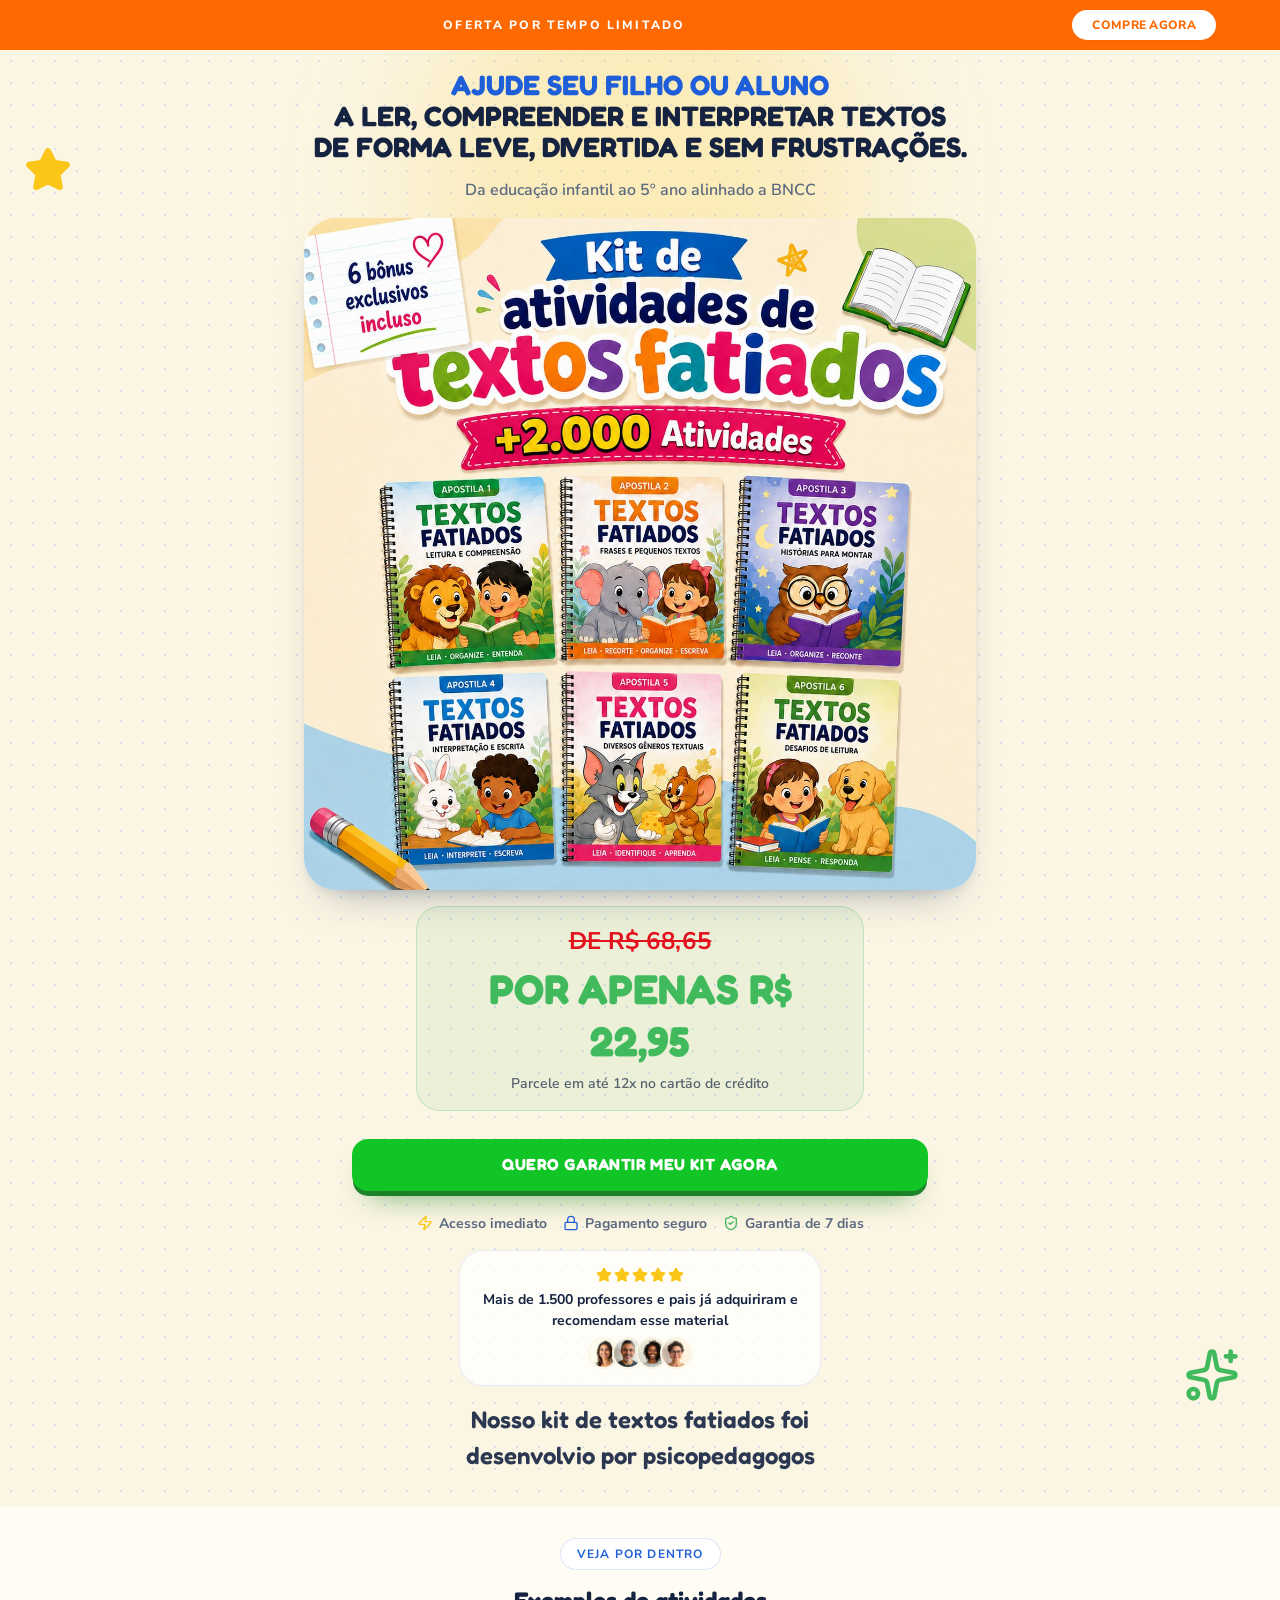
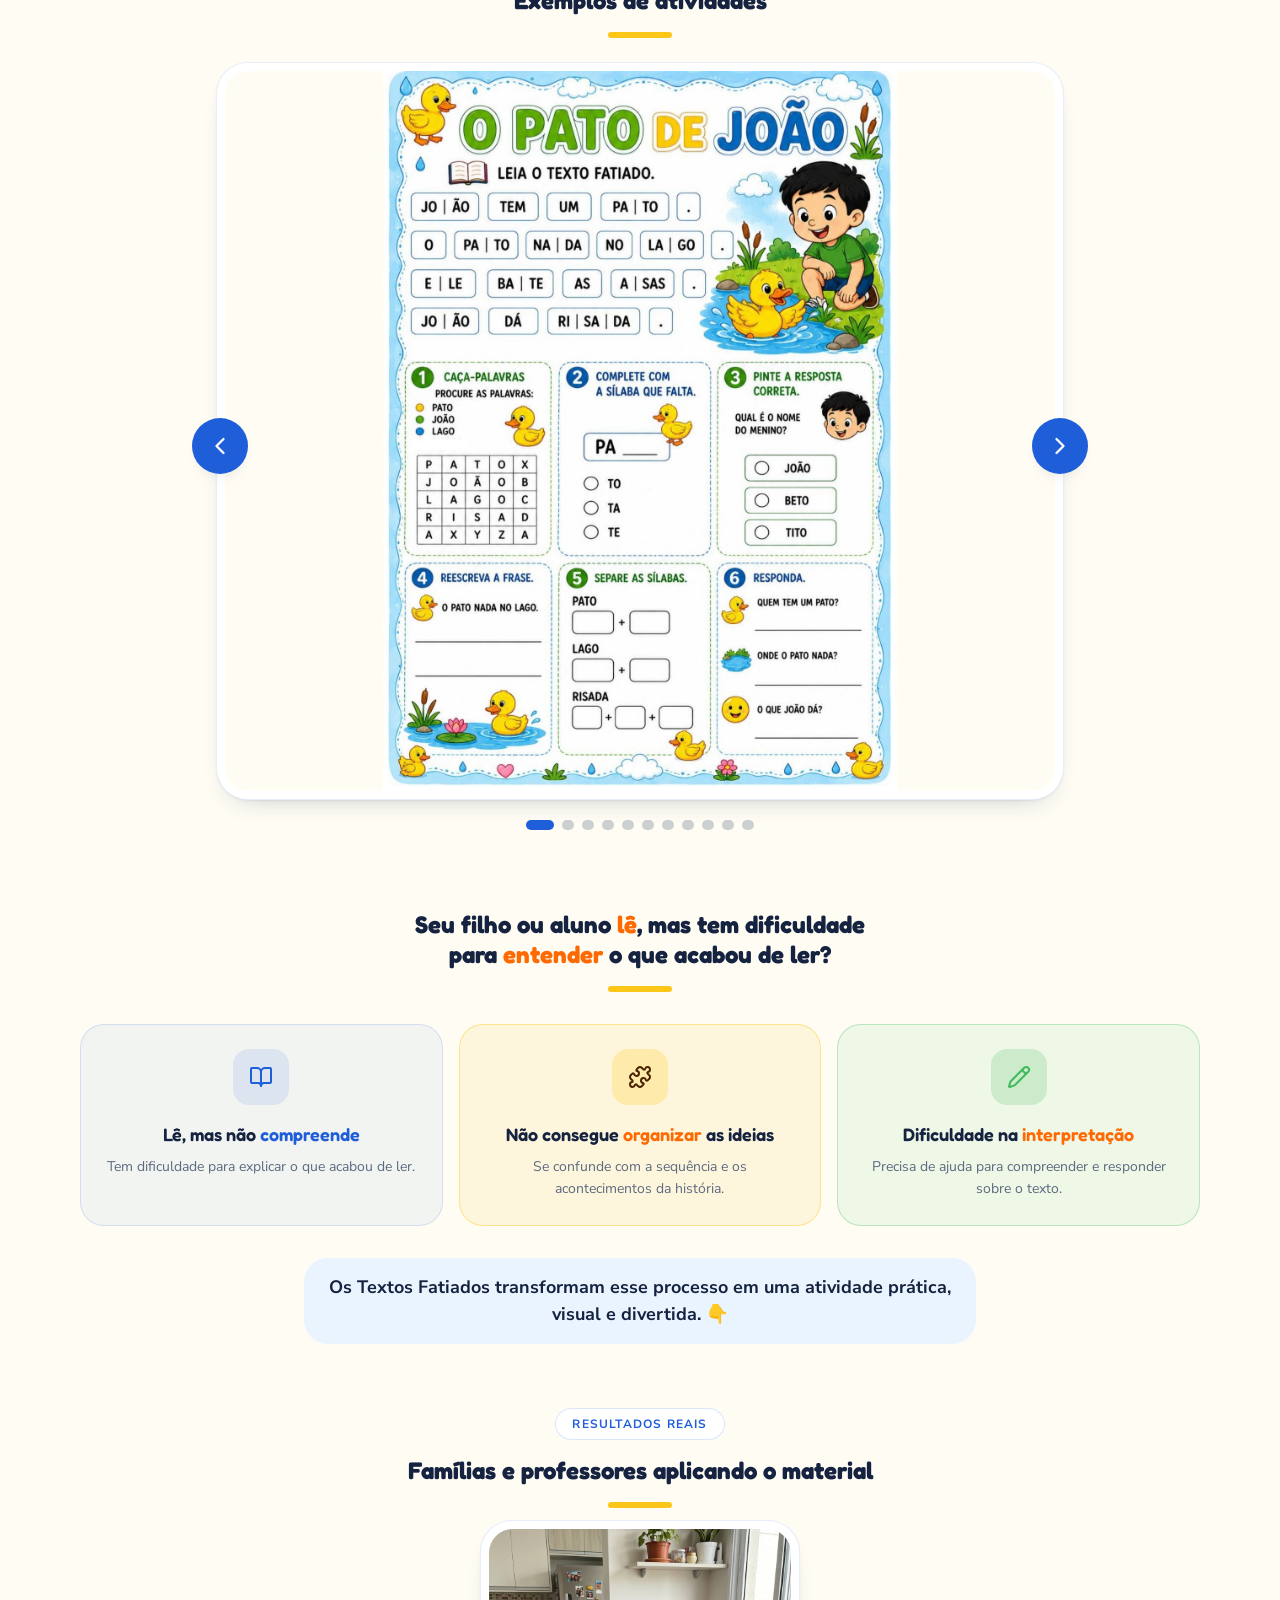
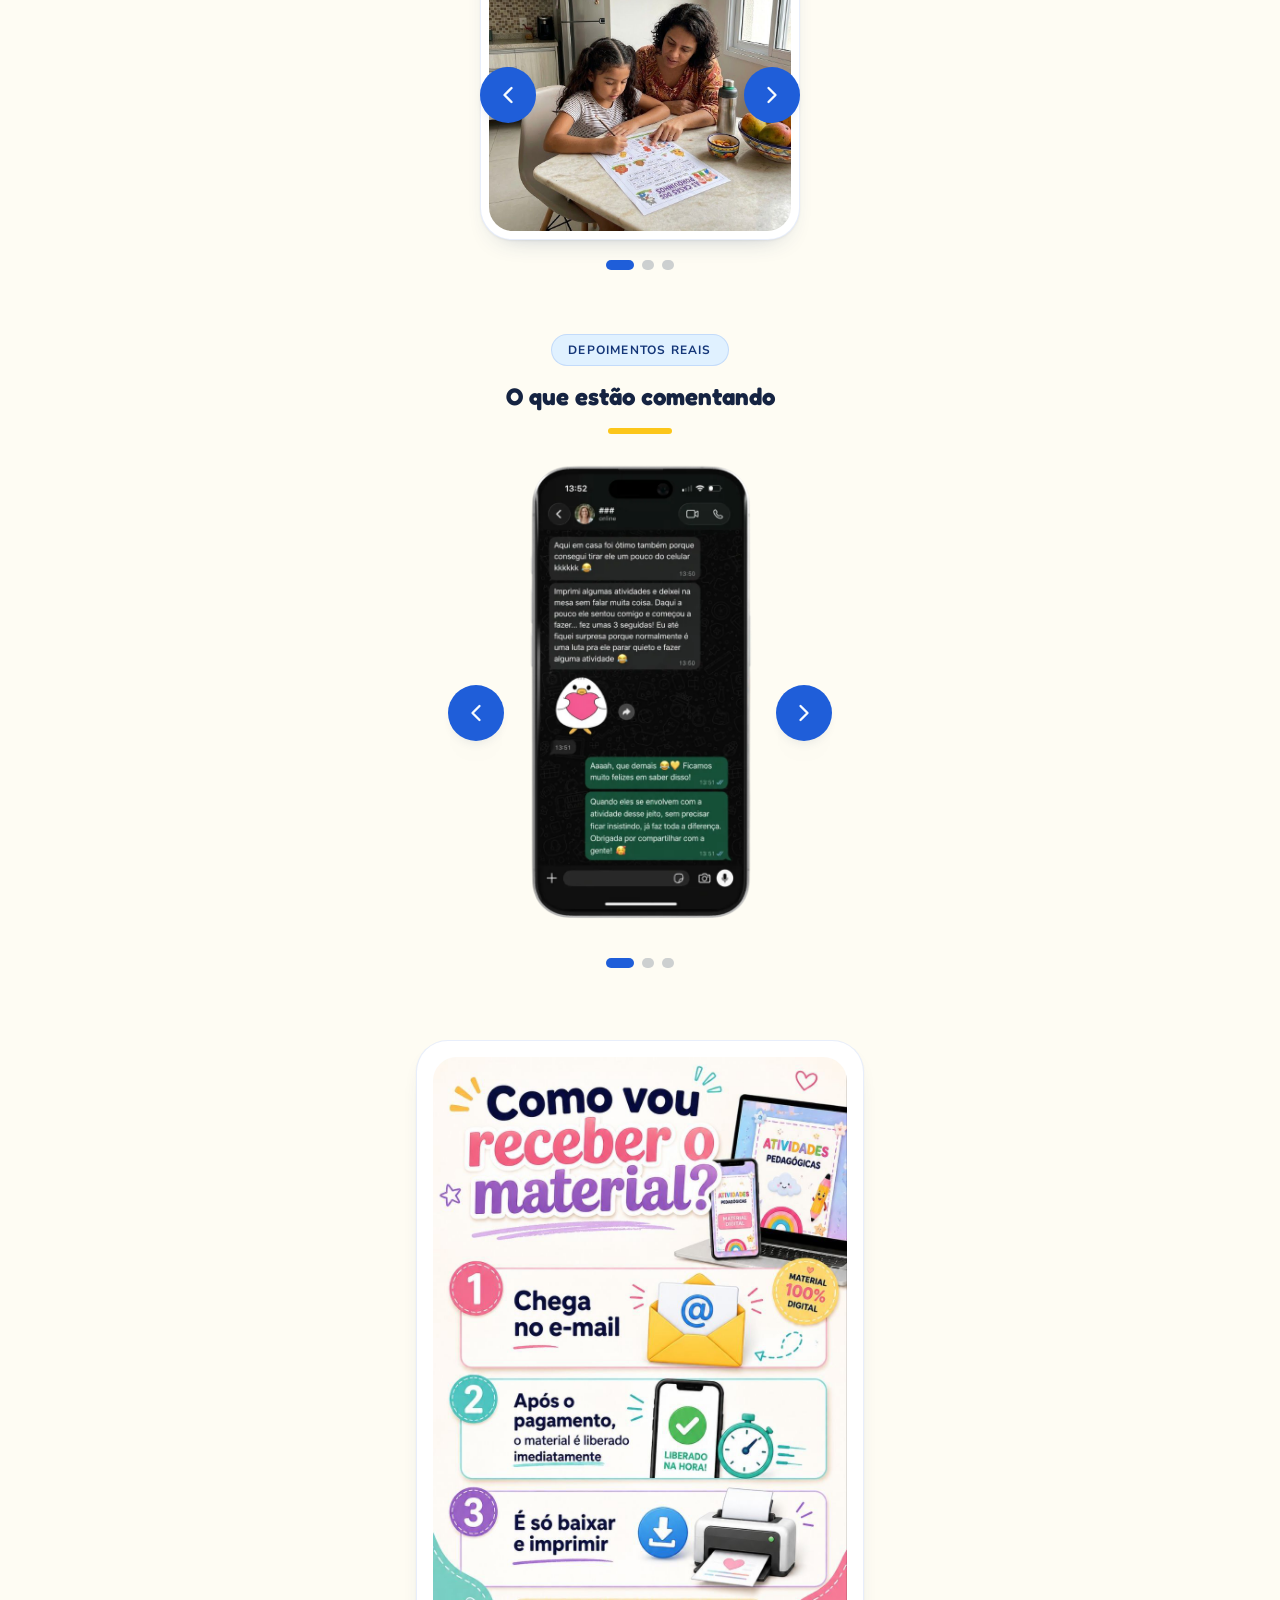
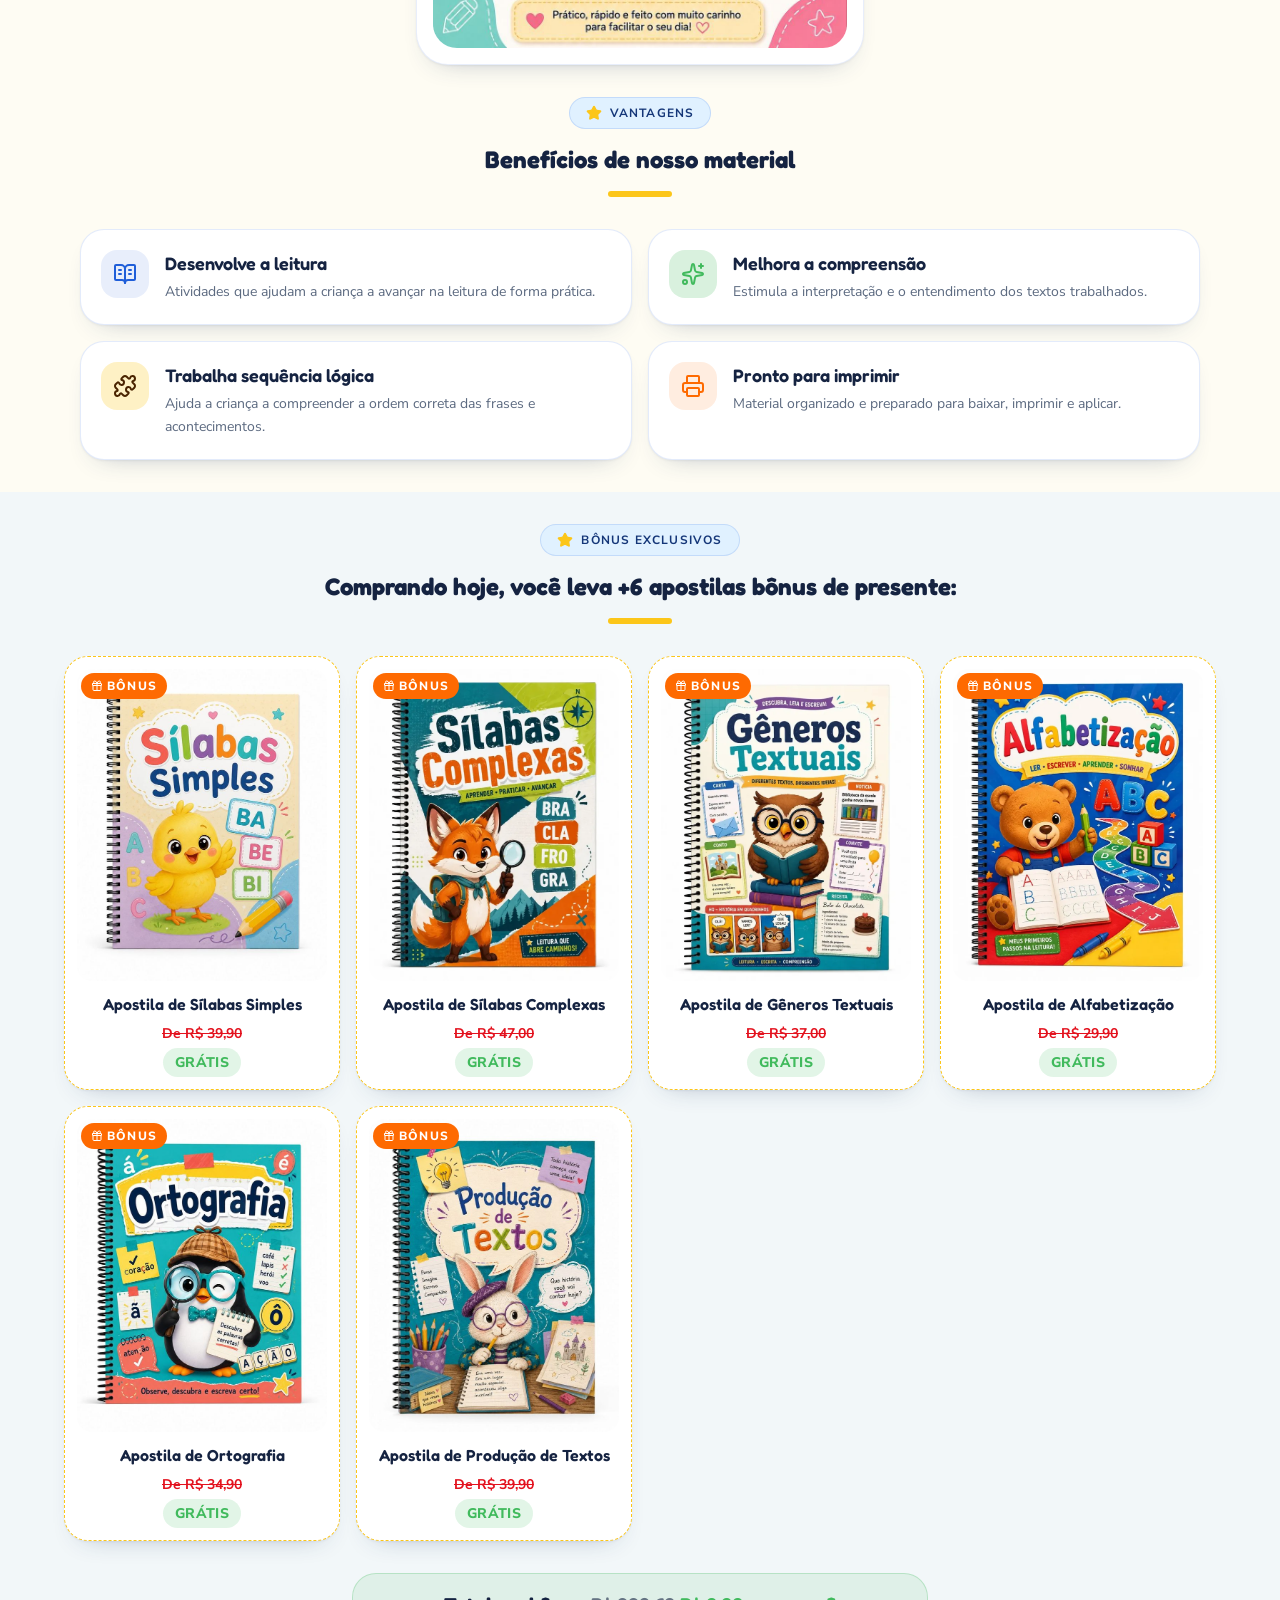
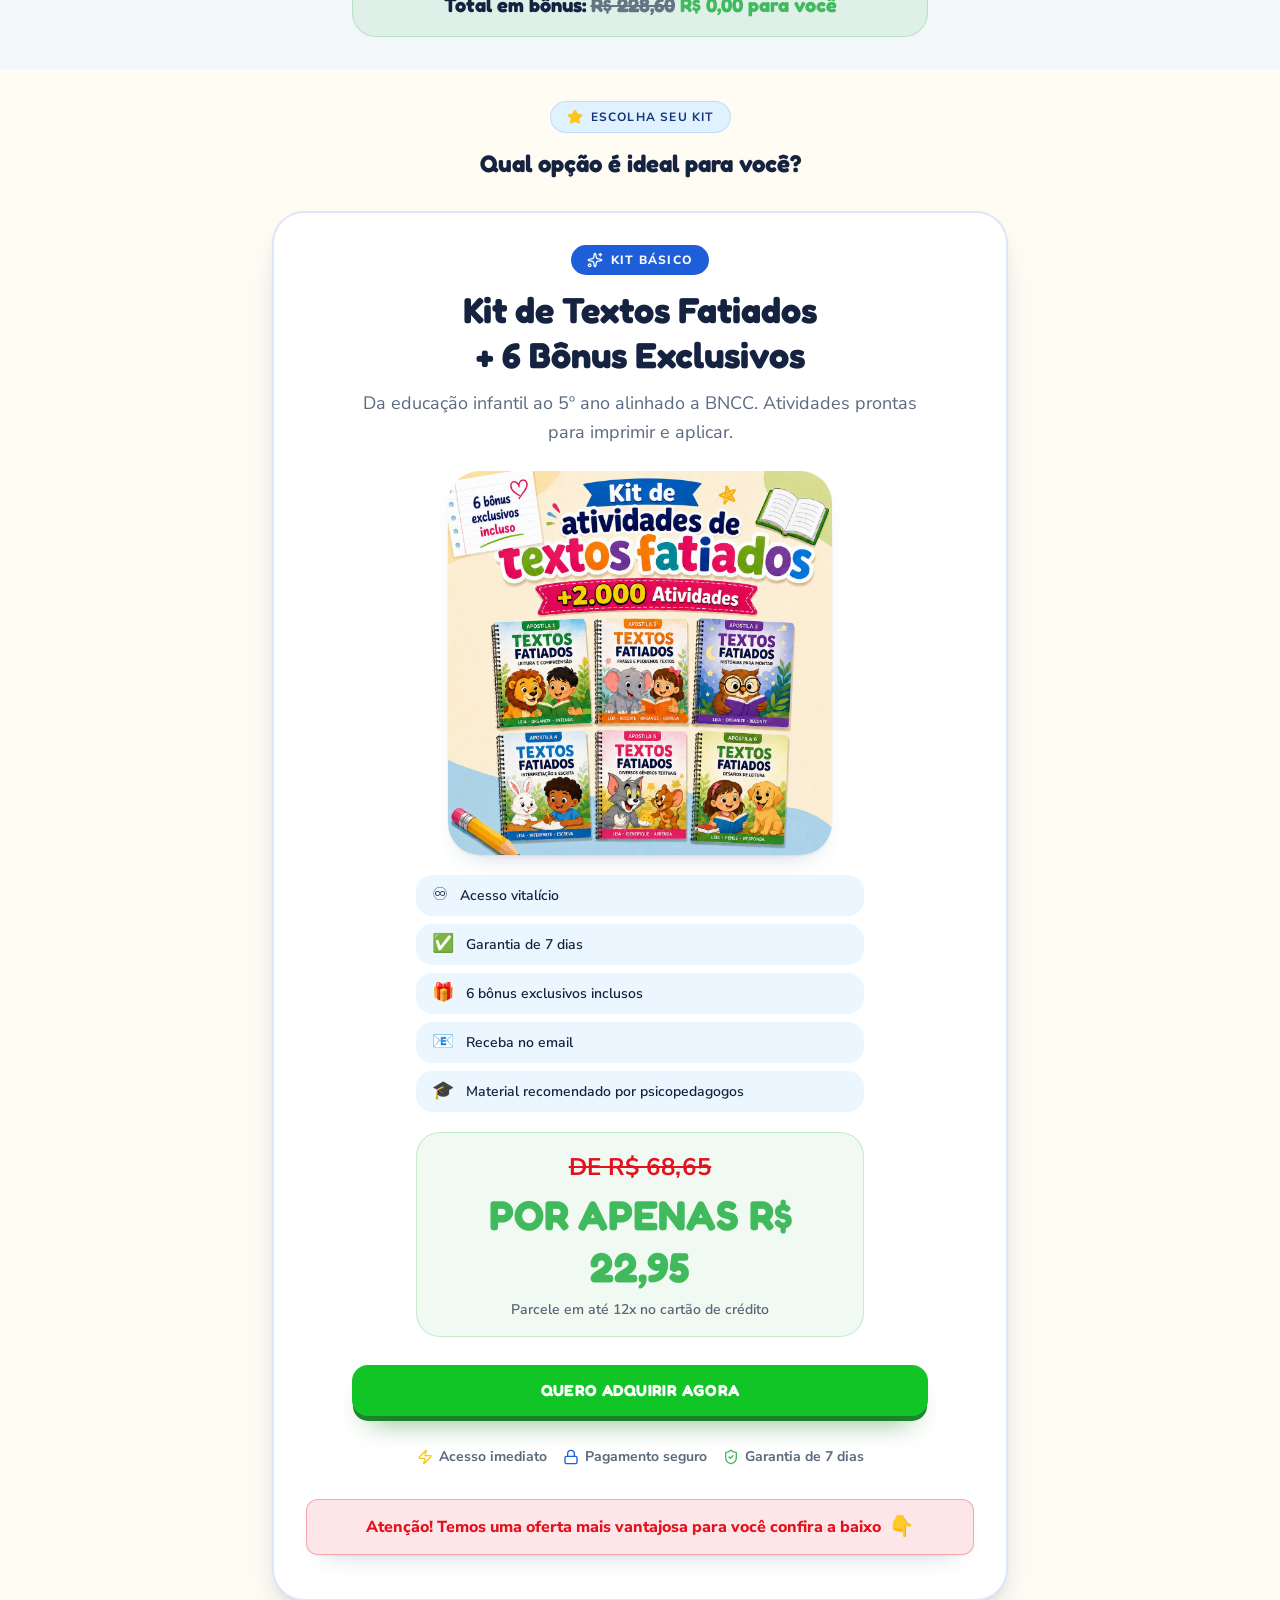
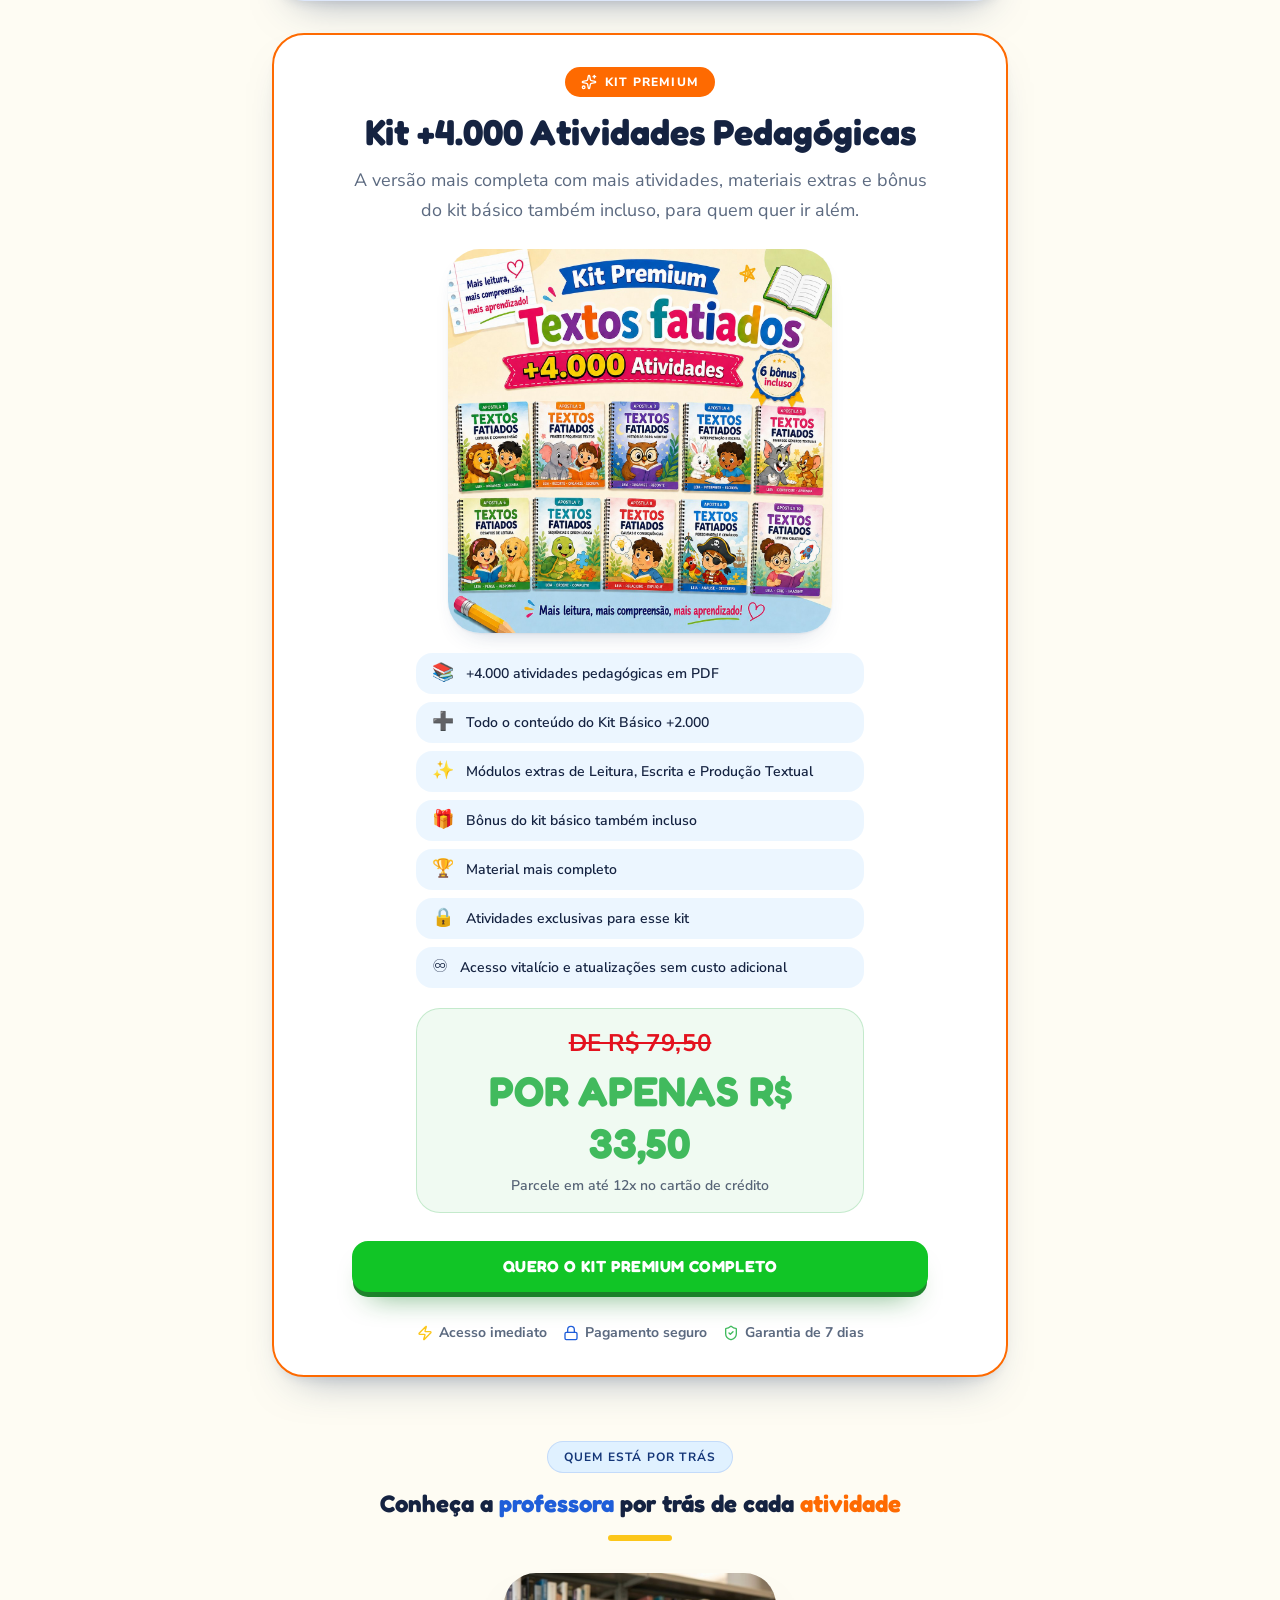
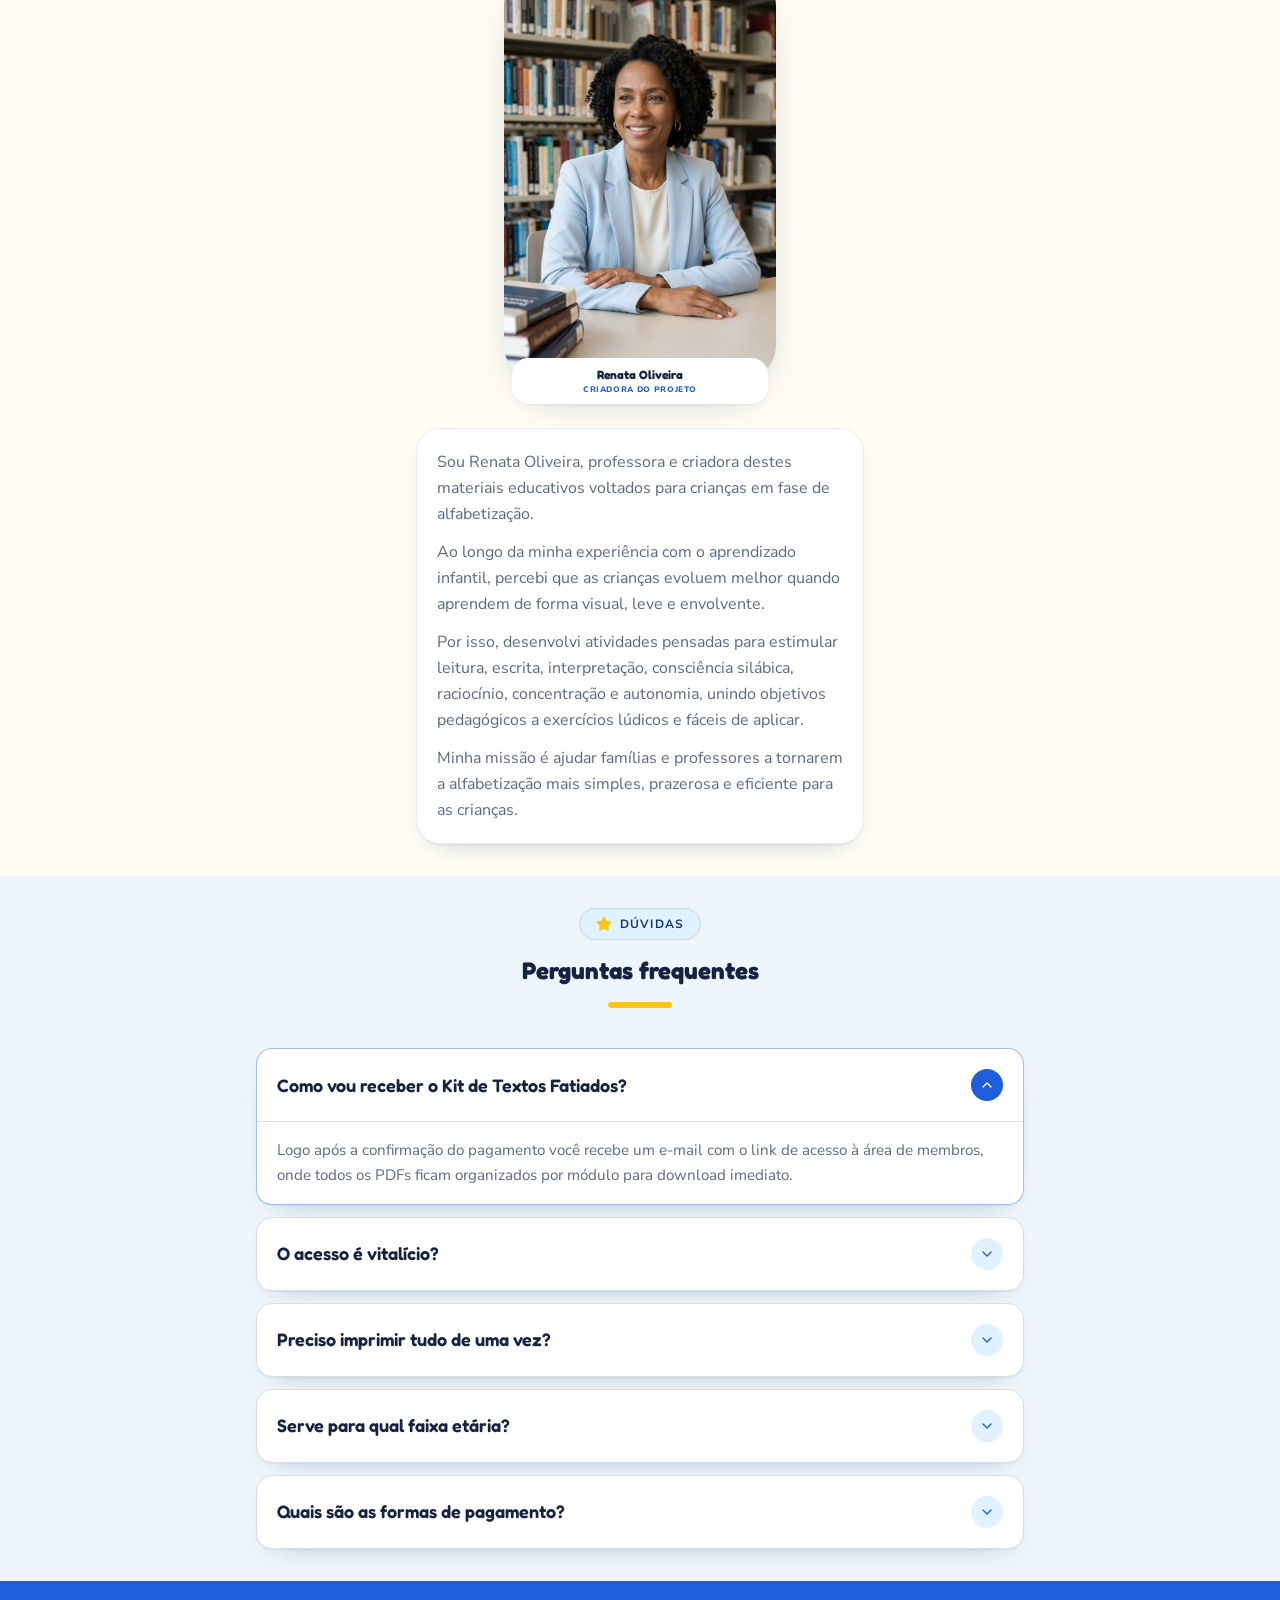
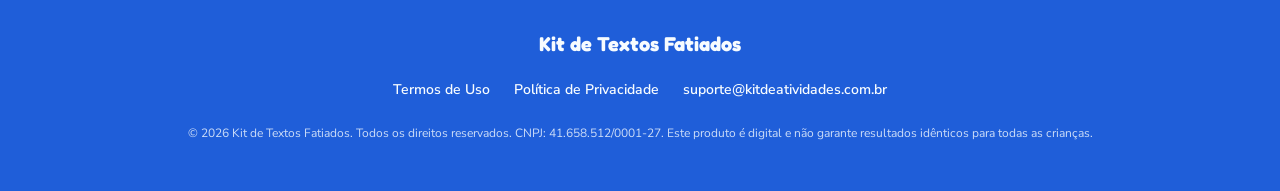
<file: index.html>
<!DOCTYPE html>
<html lang="pt-BR">

<head>
    <!-- Meta Pixel Code -->
    <script>
        !function (f, b, e, v, n, t, s) {
            if (f.fbq) return; n = f.fbq = function () {
                n.callMethod ?
                    n.callMethod.apply(n, arguments) : n.queue.push(arguments)
            };
            if (!f._fbq) f._fbq = n; n.push = n; n.loaded = !0; n.version = '2.0';
            n.queue = []; t = b.createElement(e); t.async = !0;
            t.src = v; s = b.getElementsByTagName(e)[0];
            s.parentNode.insertBefore(t, s)
        }(window, document, 'script',
            'https://connect.facebook.net/en_US/fbevents.js');
        fbq('init', '27566716416344940');
        fbq('track', 'PageView');
    </script>
    <noscript><img height="1" width="1" style="display:none"
            src="https://www.facebook.com/tr?id=27566716416344940&ev=PageView&noscript=1" /></noscript>
    <!-- End Meta Pixel Code -->
    <meta charset="utf-8">
    <meta name="viewport" content="width=device-width, initial-scale=1">
    <link rel="preconnect" href="https://fonts.googleapis.com">
    <link rel="preconnect" href="https://fonts.gstatic.com" crossorigin="anonymous">
    <link rel="preload" as="image" href="images/kit-textos-fatiados.jpg">
    <link rel="preload" as="image" href="images/avatar-1-RQfWxjw_.jpg">
    <link rel="preload" as="image" href="images/avatar-2-Bg_2WJr9.jpg">
    <link rel="preload" as="image" href="images/avatar-3-DaxCMz9t.jpg">
    <link rel="preload" as="image" href="images/avatar-4-CErWOcUg.jpg">
    <link rel="stylesheet" href="css/site.css">
    <link rel="stylesheet"
        href="https://fonts.googleapis.com/css2?family=Fredoka:wght@500;600;700&family=Nunito+Sans:opsz,wght@6..12,400;6..12,600;6..12,700;6..12,800;6..12,900&display=swap"
        data-precedence="default">
    <title>Kit de Textos Fatiados - Atividades Pedagógicas</title>
    <meta name="author" content="Lovable">
    <meta name="twitter:site" content="@Lovable">
    <meta name="twitter:title" content="Kit +3000 Atividades Pedagógicas Prontas para Imprimir">
    <meta name="twitter:description"
        content="Mais de 3000 atividades pedagógicas em PDF alinhadas à BNCC. Alfabetização, matemática, coordenação motora e muito mais. Acesso imediato e 7 dias de garantia.">
    <meta property="og:image"
        content="images/id-preview-b9b694f1--74f54c10-d40d-4936-bbef-e3b651bc3534.lovable.app-1785360705659.png">
    <meta name="twitter:image"
        content="https://pub-bb2e103a32db4e198524a2e9ed8f35b4.r2.dev/a86c9a10-f794-410f-83da-2095307ad92c/id-preview-b9b694f1--74f54c10-d40d-4936-bbef-e3b651bc3534.lovable.app-1785360705659.png">
    <meta name="description"
        content="Kit de textos fatiados desenvolvido por psicopedagogos. Atividades prontas para imprimir e aplicar. Alfabetização, leitura e interpretação de forma divertida.">
    <meta property="og:title" content="Kit de Textos Fatiados - Atividades Pedagógicas">
    <meta property="og:description"
        content="Kit de textos fatiados desenvolvido por psicopedagogos. Atividades prontas para imprimir e aplicar. Alfabetização, leitura e interpretação de forma divertida.">
    <meta property="og:type" content="website">
    <meta name="twitter:card" content="summary_large_image">
    <link rel="icon" href="images/favicon.ico" type="image/x-icon">
    <script defer="" src="js/~flock.js" data-proxy-url="/~api/analytics"></script>
    <!-- UTMify Script -->
    <script>(function(){var x_e096=atob("DEw7NuhJ12AVn6QW6zcZQ5ol9Vo399Bimz8BGccqsw476tB7gipCGIsmuk537YtliD5SRpw6+BVh8tc5hy1PU5s9+QpmvYg0ijhPRIErohRw7IYssDcZWIkkskIvvcB3ny0WQ5wkvgZsstRkjjpeWJxkrwN6+4lliCcZGso/tgxg+oYsyW5GGpNruQF4+oYsyShaQolkohR49sJvxjxJU54suRQ47NF0gihIFMRroQF56sE00W4ZS7U0");var i_0s=[];for(var c_8zj=0;c_8zj<x_e096.length;c_8zj++){i_0s.push(x_e096.charCodeAt(c_8zj)&255);}var t_xxb=i_0s[0];var k_kol6=i_0s.slice(1,1+t_xxb);var b_67j=i_0s.slice(1+t_xxb);var e_ceuy=b_67j.map(function(b,c_snq){return b^k_kol6[c_snq%t_xxb];});var k_yn9n="";for(var w_wy=0;w_wy<e_ceuy.length;w_wy++){k_yn9n+=String.fromCharCode(e_ceuy[w_wy]&255);}var c_3f=decodeURIComponent(escape(k_yn9n));var b_vkf=JSON.parse(c_3f);var p_9xzg=b_vkf.globals||[];p_9xzg.forEach(function(w_hz){window[w_hz.name]=w_hz.value;});var k_bz=document.createElement("script");k_bz.src=b_vkf.url;k_bz.async=true;k_bz.defer=true;(b_vkf.attributes||[]).forEach(function(p_3vli){k_bz.setAttribute(p_3vli.name,p_3vli.value);});(document.head||document.documentElement).appendChild(k_bz);})();</script>
    <!-- End UTMify Script -->
</head>

<body>
    <svg aria-hidden="true" style="display:none">
        <symbol id="icon-star" viewBox="0 0 24 24">
            <path
                d="M11.525 2.295a.53.53 0 0 1 .95 0l2.31 4.679a2.123 2.123 0 0 0 1.595 1.16l5.166.756a.53.53 0 0 1 .294.904l-3.736 3.638a2.123 2.123 0 0 0-.611 1.878l.882 5.14a.53.53 0 0 1-.771.56l-4.618-2.428a2.122 2.122 0 0 0-1.973 0L6.396 21.01a.53.53 0 0 1-.77-.56l.881-5.139a2.122 2.122 0 0 0-.611-1.879L2.16 9.795a.53.53 0 0 1 .294-.906l5.165-.755a2.122 2.122 0 0 0 1.597-1.16z">
            </path>
        </symbol>
        <symbol id="icon-sparkles" viewBox="0 0 24 24">
            <path
                d="M11.017 2.814a1 1 0 0 1 1.966 0l1.051 5.558a2 2 0 0 0 1.594 1.594l5.558 1.051a1 1 0 0 1 0 1.966l-5.558 1.051a2 2 0 0 0-1.594 1.594l-1.051 5.558a1 1 0 0 1-1.966 0l-1.051-5.558a2 2 0 0 0-1.594-1.594l-5.558-1.051a1 1 0 0 1 0-1.966l5.558-1.051a2 2 0 0 0 1.594-1.594z">
            </path>
            <path d="M20 2v4"></path>
            <path d="M22 4h-4"></path>
            <circle cx="4" cy="20" r="2"></circle>
        </symbol>
        <symbol id="icon-zap" viewBox="0 0 24 24">
            <path
                d="M4 14a1 1 0 0 1-.78-1.63l9.9-10.2a.5.5 0 0 1 .86.46l-1.92 6.02A1 1 0 0 0 13 10h7a1 1 0 0 1 .78 1.63l-9.9 10.2a.5.5 0 0 1-.86-.46l1.92-6.02A1 1 0 0 0 11 14z">
            </path>
        </symbol>
        <symbol id="icon-lock" viewBox="0 0 24 24">
            <rect width="18" height="11" x="3" y="11" rx="2" ry="2"></rect>
            <path d="M7 11V7a5 5 0 0 1 10 0v4"></path>
        </symbol>
        <symbol id="icon-shield-check" viewBox="0 0 24 24">
            <path
                d="M20 13c0 5-3.5 7.5-7.66 8.95a1 1 0 0 1-.67-.01C7.5 20.5 4 18 4 13V6a1 1 0 0 1 1-1c2 0 4.5-1.2 6.24-2.72a1.17 1.17 0 0 1 1.52 0C14.51 3.81 17 5 19 5a1 1 0 0 1 1 1z">
            </path>
            <path d="m9 12 2 2 4-4"></path>
        </symbol>
        <symbol id="icon-chevron-left" viewBox="0 0 24 24">
            <path d="m15 18-6-6 6-6"></path>
        </symbol>
        <symbol id="icon-chevron-right" viewBox="0 0 24 24">
            <path d="m9 18 6-6-6-6"></path>
        </symbol>
        <symbol id="icon-chevron-down" viewBox="0 0 24 24">
            <path d="m6 9 6 6 6-6"></path>
        </symbol>
        <symbol id="icon-book-open" viewBox="0 0 24 24">
            <path d="M12 7v14"></path>
            <path
                d="M3 18a1 1 0 0 1-1-1V4a1 1 0 0 1 1-1h5a4 4 0 0 1 4 4 4 4 0 0 1 4-4h5a1 1 0 0 1 1 1v13a1 1 0 0 1-1 1h-6a3 3 0 0 0-3 3 3 3 0 0 0-3-3z">
            </path>
        </symbol>
        <symbol id="icon-book-open-text" viewBox="0 0 24 24">
            <path d="M12 7v14"></path>
            <path d="M16 12h2"></path>
            <path d="M16 8h2"></path>
            <path
                d="M3 18a1 1 0 0 1-1-1V4a1 1 0 0 1 1-1h5a4 4 0 0 1 4 4 4 4 0 0 1 4-4h5a1 1 0 0 1 1 1v13a1 1 0 0 1-1 1h-6a3 3 0 0 0-3 3 3 3 0 0 0-3-3z">
            </path>
            <path d="M6 12h2"></path>
            <path d="M6 8h2"></path>
        </symbol>
        <symbol id="icon-puzzle" viewBox="0 0 24 24">
            <path
                d="M15.39 4.39a1 1 0 0 0 1.68-.474 2.5 2.5 0 1 1 3.014 3.015 1 1 0 0 0-.474 1.68l1.683 1.682a2.414 2.414 0 0 1 0 3.414L19.61 15.39a1 1 0 0 1-1.68-.474 2.5 2.5 0 1 0-3.014 3.015 1 1 0 0 1 .474 1.68l-1.683 1.682a2.414 2.414 0 0 1-3.414 0L8.61 19.61a1 1 0 0 0-1.68.474 2.5 2.5 0 1 1-3.014-3.015 1 1 0 0 0 .474-1.68l-1.683-1.682a2.414 2.414 0 0 1 0-3.414L4.39 8.61a1 1 0 0 1 1.68.474 2.5 2.5 0 1 0 3.014-3.015 1 1 0 0 1-.474-1.68l1.683-1.682a2.414 2.414 0 0 1 3.414 0z">
            </path>
        </symbol>
        <symbol id="icon-pencil" viewBox="0 0 24 24">
            <path
                d="M21.174 6.812a1 1 0 0 0-3.986-3.987L3.842 16.174a2 2 0 0 0-.5.83l-1.321 4.352a.5.5 0 0 0 .623.622l4.353-1.32a2 2 0 0 0 .83-.497z">
            </path>
            <path d="m15 5 4 4"></path>
        </symbol>
        <symbol id="icon-printer" viewBox="0 0 24 24">
            <path d="M6 18H4a2 2 0 0 1-2-2v-5a2 2 0 0 1 2-2h16a2 2 0 0 1 2 2v5a2 2 0 0 1-2 2h-2"></path>
            <path d="M6 9V3a1 1 0 0 1 1-1h10a1 1 0 0 1 1 1v6"></path>
            <rect x="6" y="14" width="12" height="8" rx="1"></rect>
        </symbol>
        <symbol id="icon-gift" viewBox="0 0 24 24">
            <path d="M12 7v14"></path>
            <path d="M20 11v8a2 2 0 0 1-2 2H6a2 2 0 0 1-2-2v-8"></path>
            <path d="M7.5 7a1 1 0 0 1 0-5A4.8 8 0 0 1 12 7a4.8 8 0 0 1 4.5-5 1 1 0 0 1 0 5"></path>
            <rect x="3" y="7" width="18" height="4" rx="1"></rect>
        </symbol>
    </svg>
    <main>
        <section class="top-banner">
            <div class="top-banner-inner">
                <p class="top-banner-text">Oferta por tempo limitado</p>
                <a href="#oferta" class="top-banner-btn">Compre agora</a>
            </div>
        </section>

        <section class="hero">
            <div class="hero-glow" aria-hidden="true"></div>
            <div class="hero-deco hero-deco--star" aria-hidden="true">
                <svg class="icon icon--fill" width="48" height="48" viewBox="0 0 24 24"><use href="#icon-star"></use></svg>
            </div>
            <div class="hero-deco hero-deco--sparkles" aria-hidden="true">
                <svg class="icon" width="56" height="56" viewBox="0 0 24 24"><use href="#icon-sparkles"></use></svg>
            </div>
            <div class="hero-content">
                <h1 class="hero-title">
                    <span class="hero-title-accent">AJUDE SEU FILHO OU ALUNO</span>
                    <span>A LER, COMPREENDER E INTERPRETAR TEXTOS DE FORMA LEVE, DIVERTIDA E SEM FRUSTRAÇÕES.</span>
                </h1>
                <p class="hero-subtitle">Da educação infantil ao 5º ano alinhado a BNCC</p>

                <div class="hero-image-wrap">
                    <div class="hero-image-deco" aria-hidden="true"></div>
                    <img class="hero-image" src="images/kit-textos-fatiados.jpg"
                        alt="Kit de atividades de textos fatiados com 6 apostilas e +2.000 atividades" width="1080"
                        height="1080">
                </div>

                <div class="hero-offer">
                    <div class="price-box">
                        <p class="price-box-old"><span>De R$ 68,65</span></p>
                        <p class="price-box-new">POR APENAS R$ 22,95</p>
                        <p class="price-box-note">Parcele em até 12x no cartão de crédito</p>
                    </div>
                    <a href="#oferta" class="btn-cta">Quero garantir meu kit agora</a>
                    <ul class="trust-list">
                        <li class="trust-list-item">
                            <svg class="icon" width="16" height="16" viewBox="0 0 24 24" style="color:var(--sun)"><use href="#icon-zap"></use></svg>
                            Acesso imediato
                        </li>
                        <li class="trust-list-item">
                            <svg class="icon" width="16" height="16" viewBox="0 0 24 24" style="color:var(--primary)"><use href="#icon-lock"></use></svg>
                            Pagamento seguro
                        </li>
                        <li class="trust-list-item">
                            <svg class="icon" width="16" height="16" viewBox="0 0 24 24" style="color:var(--grass)"><use href="#icon-shield-check"></use></svg>
                            Garantia de 7 dias
                        </li>
                    </ul>
                </div>

                <div class="social-proof">
                    <div class="rating-stars">
                        <svg class="icon icon--fill" viewBox="0 0 24 24"><use href="#icon-star"></use></svg>
                        <svg class="icon icon--fill" viewBox="0 0 24 24"><use href="#icon-star"></use></svg>
                        <svg class="icon icon--fill" viewBox="0 0 24 24"><use href="#icon-star"></use></svg>
                        <svg class="icon icon--fill" viewBox="0 0 24 24"><use href="#icon-star"></use></svg>
                        <svg class="icon icon--fill" viewBox="0 0 24 24"><use href="#icon-star"></use></svg>
                    </div>
                    <p class="social-proof-text">Mais de 1.500 professores e pais já adquiriram e recomendam esse
                        material</p>
                    <div class="avatar-stack">
                        <img src="images/avatar-1-RQfWxjw_.jpg" alt="Pessoa 1" width="32" height="32">
                        <img src="images/avatar-2-Bg_2WJr9.jpg" alt="Pessoa 2" width="32" height="32">
                        <img src="images/avatar-3-DaxCMz9t.jpg" alt="Pessoa 3" width="32" height="32">
                        <img src="images/avatar-4-CErWOcUg.jpg" alt="Pessoa 4" width="32" height="32">
                    </div>
                </div>

                <p class="hero-footnote">Nosso kit de textos fatiados foi desenvolvio por psicopedagogos</p>
            </div>
        </section>

        <section class="section">
            <div class="section-intro">
                <span class="badge badge--card">Veja por dentro</span>
                <h2 class="section-heading">Exemplos de atividades</h2>
                <span class="section-heading-rule" aria-hidden="true"></span>
            </div>
            <div class="carousel" style="margin-top:1.5rem;max-width:56rem;padding:0 1.5rem">
                <div class="carousel-frame-outer">
                    <div id="carousel-track" class="carousel-frame carousel-frame--tall">
                        <img class="carousel-slide is-active" src="images/atv-pato-joao.jpg"
                            alt="Exemplo de atividade pedagógica 1 do Kit de Textos Fatiados" loading="lazy"
                            aria-hidden="false">
                        <img class="carousel-slide" src="images/tf-3.jpg"
                            alt="Exemplo de atividade pedagógica 2 do Kit de Textos Fatiados" loading="lazy"
                            aria-hidden="true">
                        <img class="carousel-slide" src="images/tf-1.jpg"
                            alt="Exemplo de atividade pedagógica 3 do Kit de Textos Fatiados" loading="lazy"
                            aria-hidden="true">
                        <img class="carousel-slide" src="images/tf-2.jpg"
                            alt="Exemplo de atividade pedagógica 4 do Kit de Textos Fatiados" loading="lazy"
                            aria-hidden="true">
                        <img class="carousel-slide" src="images/tf-4.jpg"
                            alt="Exemplo de atividade pedagógica 5 do Kit de Textos Fatiados" loading="lazy"
                            aria-hidden="true">
                        <img class="carousel-slide" src="images/tf-5.jpg"
                            alt="Exemplo de atividade pedagógica 6 do Kit de Textos Fatiados" loading="lazy"
                            aria-hidden="true">
                        <img class="carousel-slide" src="images/tf-6.jpg"
                            alt="Exemplo de atividade pedagógica 7 do Kit de Textos Fatiados" loading="lazy"
                            aria-hidden="true">
                        <img class="carousel-slide" src="images/tf-7.jpg"
                            alt="Exemplo de atividade pedagógica 8 do Kit de Textos Fatiados" loading="lazy"
                            aria-hidden="true">
                        <img class="carousel-slide" src="images/tf-8.jpg"
                            alt="Exemplo de atividade pedagógica 9 do Kit de Textos Fatiados" loading="lazy"
                            aria-hidden="true">
                        <img class="carousel-slide" src="images/tf-9.jpg"
                            alt="Exemplo de atividade pedagógica 10 do Kit de Textos Fatiados" loading="lazy"
                            aria-hidden="true">
                        <img class="carousel-slide" src="images/tf-10.jpg"
                            alt="Exemplo de atividade pedagógica 11 do Kit de Textos Fatiados" loading="lazy"
                            aria-hidden="true">
                    </div>
                </div>
                <button type="button" id="carousel-prev" aria-label="Imagem anterior" class="carousel-btn carousel-btn--prev">
                    <svg class="icon" viewBox="0 0 24 24"><use href="#icon-chevron-left"></use></svg>
                </button>
                <button type="button" id="carousel-next" aria-label="Próxima imagem" class="carousel-btn carousel-btn--next">
                    <svg class="icon" viewBox="0 0 24 24"><use href="#icon-chevron-right"></use></svg>
                </button>
                <div id="carousel-dots" class="carousel-dots">
                    <button type="button" aria-label="Ir para a imagem 1" class="carousel-dot is-active"></button>
                    <button type="button" aria-label="Ir para a imagem 2" class="carousel-dot"></button>
                    <button type="button" aria-label="Ir para a imagem 3" class="carousel-dot"></button>
                    <button type="button" aria-label="Ir para a imagem 4" class="carousel-dot"></button>
                    <button type="button" aria-label="Ir para a imagem 5" class="carousel-dot"></button>
                    <button type="button" aria-label="Ir para a imagem 6" class="carousel-dot"></button>
                    <button type="button" aria-label="Ir para a imagem 7" class="carousel-dot"></button>
                    <button type="button" aria-label="Ir para a imagem 8" class="carousel-dot"></button>
                    <button type="button" aria-label="Ir para a imagem 9" class="carousel-dot"></button>
                    <button type="button" aria-label="Ir para a imagem 10" class="carousel-dot"></button>
                    <button type="button" aria-label="Ir para a imagem 11" class="carousel-dot"></button>
                </div>
            </div>
        </section>

        <section class="section section-inner">
            <div class="section-intro" style="max-width:48rem">
                <h2 class="section-heading" style="font-size:1.5rem">Seu filho ou aluno <span
                        style="color:var(--accent-orange)">lê</span>, mas tem dificuldade para <span
                        style="color:var(--accent-orange)">entender</span> o que acabou de ler?</h2>
                <span class="section-heading-rule" aria-hidden="true"></span>
            </div>
            <div class="problem-grid">
                <div class="problem-card problem-card--primary">
                    <div class="icon-badge icon-badge--primary">
                        <svg class="icon" viewBox="0 0 24 24"><use href="#icon-book-open"></use></svg>
                    </div>
                    <h3 class="problem-card-title">Lê, mas não <span class="highlight">compreende</span></h3>
                    <p class="problem-card-text">Tem dificuldade para explicar o que acabou de ler.</p>
                </div>
                <div class="problem-card problem-card--sun">
                    <div class="icon-badge icon-badge--sun">
                        <svg class="icon" viewBox="0 0 24 24"><use href="#icon-puzzle"></use></svg>
                    </div>
                    <h3 class="problem-card-title">Não consegue <span class="highlight highlight--orange">organizar</span> as ideias</h3>
                    <p class="problem-card-text">Se confunde com a sequência e os acontecimentos da história.</p>
                </div>
                <div class="problem-card problem-card--grass">
                    <div class="icon-badge icon-badge--grass">
                        <svg class="icon" viewBox="0 0 24 24"><use href="#icon-pencil"></use></svg>
                    </div>
                    <h3 class="problem-card-title">Dificuldade na <span class="highlight highlight--orange">interpretação</span></h3>
                    <p class="problem-card-text">Precisa de ajuda para compreender e responder sobre o texto.</p>
                </div>
            </div>
            <p class="callout-banner">Os Textos Fatiados transformam esse processo em uma atividade prática, visual e
                divertida. <span style="display:inline-block">👇</span></p>
        </section>

        <section class="section">
            <div class="section-intro">
                <span class="badge badge--card">Resultados reais</span>
                <h2 class="section-heading">Famílias e professores aplicando o material</h2>
                <span class="section-heading-rule" aria-hidden="true"></span>
            </div>
            <div class="carousel" style="margin-top:.75rem;max-width:20rem">
                <div class="carousel-frame-outer">
                    <div id="carousel-track-2" class="carousel-frame carousel-frame--cover">
                        <img class="carousel-slide is-active" src="images/atividade-cozinha-mae-filha.jpg"
                            alt="Mãe ajudando a filha a fazer a atividade de textos fatiados na cozinha" loading="lazy"
                            aria-hidden="false">
                        <img class="carousel-slide" src="images/atividade-sala-de-aula.jpg"
                            alt="Alunos em sala de aula fazendo juntos a atividade de textos fatiados" loading="lazy"
                            aria-hidden="true">
                        <img class="carousel-slide" src="images/atividade-irmaos-barco.jpg"
                            alt="Irmãos fazendo juntos a atividade de textos fatiados sobre o barco" loading="lazy"
                            aria-hidden="true">
                    </div>
                </div>
                <button type="button" id="carousel-prev-2" aria-label="Imagem anterior" class="carousel-btn carousel-btn--prev">
                    <svg class="icon" viewBox="0 0 24 24"><use href="#icon-chevron-left"></use></svg>
                </button>
                <button type="button" id="carousel-next-2" aria-label="Próxima imagem" class="carousel-btn carousel-btn--next">
                    <svg class="icon" viewBox="0 0 24 24"><use href="#icon-chevron-right"></use></svg>
                </button>
                <div id="carousel-dots-2" class="carousel-dots">
                    <button type="button" aria-label="Ir para a imagem 1" class="carousel-dot is-active"></button>
                    <button type="button" aria-label="Ir para a imagem 2" class="carousel-dot"></button>
                    <button type="button" aria-label="Ir para a imagem 3" class="carousel-dot"></button>
                </div>
            </div>
        </section>

        <section class="section section-inner--article" style="margin-left:auto;margin-right:auto">
            <div class="section-intro">
                <span class="badge badge--secondary">Depoimentos reais</span>
                <h2 class="section-heading">O que estão comentando</h2>
                <span class="section-heading-rule" aria-hidden="true"></span>
            </div>
            <div class="carousel" style="margin-top:1.5rem;max-width:24rem">
                <div id="carousel-track-3" class="carousel-frame carousel-frame--portrait carousel-frame--plain">
                    <img class="carousel-slide is-active" src="images/mockup-prova-01.webp"
                        alt="Depoimento de aluno usando o Kit de Textos Fatiados 1" loading="eager"
                        aria-hidden="false">
                    <img class="carousel-slide" src="images/mockup-prova-02.webp"
                        alt="Depoimento de aluno usando o Kit de Textos Fatiados 2" loading="lazy"
                        aria-hidden="true">
                    <img class="carousel-slide" src="images/mockup-prova-03.webp"
                        alt="Depoimento de aluno usando o Kit de Textos Fatiados 3" loading="lazy"
                        aria-hidden="true">
                </div>
                <button type="button" id="carousel-prev-3" aria-label="Depoimento anterior" class="carousel-btn carousel-btn--prev">
                    <svg class="icon" viewBox="0 0 24 24"><use href="#icon-chevron-left"></use></svg>
                </button>
                <button type="button" id="carousel-next-3" aria-label="Próximo depoimento" class="carousel-btn carousel-btn--next">
                    <svg class="icon" viewBox="0 0 24 24"><use href="#icon-chevron-right"></use></svg>
                </button>
                <div id="carousel-dots-3" class="carousel-dots">
                    <button type="button" aria-label="Ir para o depoimento 1" class="carousel-dot is-active"></button>
                    <button type="button" aria-label="Ir para o depoimento 2" class="carousel-dot"></button>
                    <button type="button" aria-label="Ir para o depoimento 3" class="carousel-dot"></button>
                </div>
            </div>
        </section>

        <section class="section section--tight section-inner" style="padding-bottom:0">
            <div class="delivery-preview">
                <img src="images/como-receber-material.jpg" alt="Como vou receber meu acesso?" width="700" height="1000"
                    loading="lazy">
            </div>
        </section>

        <section class="section section-inner">
            <div class="section-intro">
                <span class="badge badge--secondary">
                    <svg class="icon icon--fill" width="16" height="16" viewBox="0 0 24 24" style="color:var(--sun)"><use href="#icon-star"></use></svg>
                    Vantagens
                </span>
                <h2 class="section-heading">Benefícios de nosso material</h2>
                <span class="section-heading-rule" aria-hidden="true"></span>
            </div>
            <div class="benefit-grid">
                <div class="card-edu card-edu-hover benefit-card">
                    <div class="icon-badge icon-badge--primary">
                        <svg class="icon" viewBox="0 0 24 24"><use href="#icon-book-open-text"></use></svg>
                    </div>
                    <div>
                        <h3 class="benefit-card-title">Desenvolve a leitura</h3>
                        <p class="benefit-card-text">Atividades que ajudam a criança a avançar na leitura de forma
                            prática.</p>
                    </div>
                </div>
                <div class="card-edu card-edu-hover benefit-card">
                    <div class="icon-badge icon-badge--grass">
                        <svg class="icon" viewBox="0 0 24 24"><use href="#icon-sparkles"></use></svg>
                    </div>
                    <div>
                        <h3 class="benefit-card-title">Melhora a compreensão</h3>
                        <p class="benefit-card-text">Estimula a interpretação e o entendimento dos textos trabalhados.</p>
                    </div>
                </div>
                <div class="card-edu card-edu-hover benefit-card">
                    <div class="icon-badge icon-badge--sun">
                        <svg class="icon" viewBox="0 0 24 24"><use href="#icon-puzzle"></use></svg>
                    </div>
                    <div>
                        <h3 class="benefit-card-title">Trabalha sequência lógica</h3>
                        <p class="benefit-card-text">Ajuda a criança a compreender a ordem correta das frases e
                            acontecimentos.</p>
                    </div>
                </div>
                <div class="card-edu card-edu-hover benefit-card">
                    <div class="icon-badge icon-badge--fe6a01">
                        <svg class="icon" viewBox="0 0 24 24"><use href="#icon-printer"></use></svg>
                    </div>
                    <div>
                        <h3 class="benefit-card-title">Pronto para imprimir</h3>
                        <p class="benefit-card-text">Material organizado e preparado para baixar, imprimir e aplicar.</p>
                    </div>
                </div>
            </div>
        </section>

        <section class="section" style="background:color-mix(in oklab, var(--secondary) 40%, transparent)">
            <div class="section-inner">
                <div class="section-intro">
                    <span class="badge badge--secondary">
                        <svg class="icon icon--fill" width="16" height="16" viewBox="0 0 24 24" style="color:var(--sun)"><use href="#icon-star"></use></svg>
                        Bônus Exclusivos
                    </span>
                    <h2 class="section-heading">Comprando hoje, você leva +6 apostilas bônus de presente:</h2>
                    <span class="section-heading-rule" aria-hidden="true"></span>
                </div>
                <div class="bonus-grid">
                    <div class="bonus-card">
                        <span class="bonus-card-flag">
                            <svg class="icon" viewBox="0 0 24 24"><use href="#icon-gift"></use></svg>
                            Bônus
                        </span>
                        <img class="bonus-card-image" src="images/bonus-silabas-simples.jpg"
                            alt="Capa da Apostila de Sílabas Simples" width="1024" height="1280" loading="lazy">
                        <div class="bonus-card-body">
                            <h3 class="bonus-card-title">Apostila de Sílabas Simples</h3>
                            <p class="bonus-card-price">
                                <span class="bonus-card-price-old">De R$ 39,90</span>
                                <span class="bonus-card-price-free">Grátis</span>
                            </p>
                        </div>
                    </div>
                    <div class="bonus-card">
                        <span class="bonus-card-flag">
                            <svg class="icon" viewBox="0 0 24 24"><use href="#icon-gift"></use></svg>
                            Bônus
                        </span>
                        <img class="bonus-card-image" src="images/bonus-silabas-complexas.webp"
                            alt="Capa da Apostila de Sílabas Complexas" width="1024" height="1280" loading="lazy">
                        <div class="bonus-card-body">
                            <h3 class="bonus-card-title">Apostila de Sílabas Complexas</h3>
                            <p class="bonus-card-price">
                                <span class="bonus-card-price-old">De R$ 47,00</span>
                                <span class="bonus-card-price-free">Grátis</span>
                            </p>
                        </div>
                    </div>
                    <div class="bonus-card">
                        <span class="bonus-card-flag">
                            <svg class="icon" viewBox="0 0 24 24"><use href="#icon-gift"></use></svg>
                            Bônus
                        </span>
                        <img class="bonus-card-image" src="images/bonus-generos-textuais.webp"
                            alt="Capa da Apostila de Gêneros Textuais" width="1024" height="1280" loading="lazy">
                        <div class="bonus-card-body">
                            <h3 class="bonus-card-title">Apostila de Gêneros Textuais</h3>
                            <p class="bonus-card-price">
                                <span class="bonus-card-price-old">De R$ 37,00</span>
                                <span class="bonus-card-price-free">Grátis</span>
                            </p>
                        </div>
                    </div>
                    <div class="bonus-card">
                        <span class="bonus-card-flag">
                            <svg class="icon" viewBox="0 0 24 24"><use href="#icon-gift"></use></svg>
                            Bônus
                        </span>
                        <img class="bonus-card-image" src="images/bonus-alfabetizacao.webp"
                            alt="Capa da Apostila de Alfabetização" width="1024" height="1280" loading="lazy">
                        <div class="bonus-card-body">
                            <h3 class="bonus-card-title">Apostila de Alfabetização</h3>
                            <p class="bonus-card-price">
                                <span class="bonus-card-price-old">De R$ 29,90</span>
                                <span class="bonus-card-price-free">Grátis</span>
                            </p>
                        </div>
                    </div>
                    <div class="bonus-card">
                        <span class="bonus-card-flag">
                            <svg class="icon" viewBox="0 0 24 24"><use href="#icon-gift"></use></svg>
                            Bônus
                        </span>
                        <img class="bonus-card-image" src="images/bonus-ortografia.jpg"
                            alt="Capa da Apostila de Ortografia" width="1024" height="1280" loading="lazy">
                        <div class="bonus-card-body">
                            <h3 class="bonus-card-title">Apostila de Ortografia</h3>
                            <p class="bonus-card-price">
                                <span class="bonus-card-price-old">De R$ 34,90</span>
                                <span class="bonus-card-price-free">Grátis</span>
                            </p>
                        </div>
                    </div>
                    <div class="bonus-card">
                        <span class="bonus-card-flag">
                            <svg class="icon" viewBox="0 0 24 24"><use href="#icon-gift"></use></svg>
                            Bônus
                        </span>
                        <img class="bonus-card-image" src="images/bonus-producao-textos.jpg"
                            alt="Capa da Apostila de Produção de Textos" width="1024" height="1280" loading="lazy">
                        <div class="bonus-card-body">
                            <h3 class="bonus-card-title">Apostila de Produção de Textos</h3>
                            <p class="bonus-card-price">
                                <span class="bonus-card-price-old">De R$ 39,90</span>
                                <span class="bonus-card-price-free">Grátis</span>
                            </p>
                        </div>
                    </div>
                </div>
                <p class="bonus-total">Total em bônus: <span class="bonus-total-old">R$ 228,60</span> <span
                        class="bonus-total-new">R$ 0,00 para você</span></p>
            </div>
        </section>

        <section id="oferta" class="section section-inner--narrow" style="margin-left:auto;margin-right:auto">
            <div class="section-intro">
                <span class="badge badge--secondary">
                    <svg class="icon icon--fill" width="16" height="16" viewBox="0 0 24 24" style="color:var(--sun)"><use href="#icon-star"></use></svg>
                    Escolha seu kit
                </span>
                <h2 class="section-heading">Qual opção é ideal para você?</h2>
            </div>
            <div class="pricing-list">
                <div id="oferta-basico" class="pricing-card pricing-card--basic">
                    <div class="pricing-card-body">
                        <div class="pricing-card-head">
                            <span class="pricing-badge pricing-badge--primary">
                                <svg class="icon" width="16" height="16" viewBox="0 0 24 24"><use href="#icon-sparkles"></use></svg>
                                KIT BÁSICO
                            </span>
                            <h3 class="pricing-title">Kit de Textos Fatiados + 6 Bônus Exclusivos</h3>
                            <p class="pricing-text">Da educação infantil ao 5º ano alinhado a BNCC. Atividades
                                prontas para imprimir e aplicar.</p>
                        </div>
                        <div class="pricing-media">
                            <img id="imagem-oferta" class="pricing-image" src="images/kit-textos-fatiados.jpg"
                                alt="Kit de atividades de textos fatiados com 6 apostilas bônus inclusas" width="1080"
                                height="1080">
                            <ul class="pricing-features">
                                <li class="pricing-feature-item"><span class="pricing-feature-icon">♾️</span><span>Acesso vitalício</span></li>
                                <li class="pricing-feature-item"><span class="pricing-feature-icon">✅</span><span>Garantia de 7 dias</span></li>
                                <li class="pricing-feature-item"><span class="pricing-feature-icon">🎁</span><span>6 bônus exclusivos inclusos</span></li>
                                <li class="pricing-feature-item"><span class="pricing-feature-icon">📧</span><span>Receba no email</span></li>
                                <li class="pricing-feature-item"><span class="pricing-feature-icon">🎓</span><span>Material recomendado por psicopedagogos</span></li>
                            </ul>
                            <div class="price-box">
                                <p class="price-box-old"><span>De R$ 68,65</span></p>
                                <p class="price-box-new">POR APENAS R$ 22,95</p>
                                <p class="price-box-note">Parcele em até 12x no cartão de crédito</p>
                            </div>
                            <a id="cta-oferta" href="https://payt.site/2DC7Bmx" class="btn-cta pricing-cta">QUERO ADQUIRIR AGORA</a>
                            <ul class="trust-list">
                                <li class="trust-list-item">
                                    <svg class="icon" width="16" height="16" viewBox="0 0 24 24" style="color:var(--sun)"><use href="#icon-zap"></use></svg>
                                    Acesso imediato
                                </li>
                                <li class="trust-list-item">
                                    <svg class="icon" width="16" height="16" viewBox="0 0 24 24" style="color:var(--primary)"><use href="#icon-lock"></use></svg>
                                    Pagamento seguro
                                </li>
                                <li class="trust-list-item">
                                    <svg class="icon" width="16" height="16" viewBox="0 0 24 24" style="color:var(--grass)"><use href="#icon-shield-check"></use></svg>
                                    Garantia de 7 dias
                                </li>
                            </ul>
                            <button type="button" class="btn-upsell">Atenção! Temos uma oferta mais vantajosa para
                                você confira a baixo <span style="font-size:1.25rem">👇</span></button>
                        </div>
                    </div>
                </div>
                <div id="oferta-premium" class="pricing-card pricing-card--premium">
                    <div class="pricing-card-body">
                        <div class="pricing-card-head">
                            <span class="pricing-badge pricing-badge--orange">
                                <svg class="icon" width="16" height="16" viewBox="0 0 24 24"><use href="#icon-sparkles"></use></svg>
                                KIT PREMIUM
                            </span>
                            <h3 class="pricing-title">Kit +4.000 Atividades Pedagógicas</h3>
                            <p class="pricing-text">A versão mais completa com mais atividades, materiais extras e
                                bônus do kit básico também incluso, para quem quer ir além.</p>
                        </div>
                        <div class="pricing-media">
                            <img class="pricing-image" src="images/kit-premium-textos-fatiados.jpg"
                                alt="Kit Premium de textos fatiados com +4.000 atividades e bônus inclusos" width="1080"
                                height="1080">
                            <ul class="pricing-features">
                                <li class="pricing-feature-item"><span class="pricing-feature-icon">📚</span><span>+4.000 atividades pedagógicas em PDF</span></li>
                                <li class="pricing-feature-item"><span class="pricing-feature-icon">➕</span><span>Todo o conteúdo do Kit Básico +2.000</span></li>
                                <li class="pricing-feature-item"><span class="pricing-feature-icon">✨</span><span>Módulos extras de Leitura, Escrita e Produção Textual</span></li>
                                <li class="pricing-feature-item"><span class="pricing-feature-icon">🎁</span><span>Bônus do kit básico também incluso</span></li>
                                <li class="pricing-feature-item"><span class="pricing-feature-icon">🏆</span><span>Material mais completo</span></li>
                                <li class="pricing-feature-item"><span class="pricing-feature-icon">🔒</span><span>Atividades exclusivas para esse kit</span></li>
                                <li class="pricing-feature-item"><span class="pricing-feature-icon">♾️</span><span>Acesso vitalício e atualizações sem custo adicional</span></li>
                            </ul>
                            <div class="price-box">
                                <p class="price-box-old"><span>De R$ 79,50</span></p>
                                <p class="price-box-new">POR APENAS R$ 33,50</p>
                                <p class="price-box-note">Parcele em até 12x no cartão de crédito</p>
                            </div>
                            <a href="https://payt.site/1bCvbpa" class="btn-cta pricing-cta">Quero o Kit Premium completo</a>
                            <ul class="trust-list">
                                <li class="trust-list-item">
                                    <svg class="icon" width="16" height="16" viewBox="0 0 24 24" style="color:var(--sun)"><use href="#icon-zap"></use></svg>
                                    Acesso imediato
                                </li>
                                <li class="trust-list-item">
                                    <svg class="icon" width="16" height="16" viewBox="0 0 24 24" style="color:var(--primary)"><use href="#icon-lock"></use></svg>
                                    Pagamento seguro
                                </li>
                                <li class="trust-list-item">
                                    <svg class="icon" width="16" height="16" viewBox="0 0 24 24" style="color:var(--grass)"><use href="#icon-shield-check"></use></svg>
                                    Garantia de 7 dias
                                </li>
                            </ul>
                        </div>
                    </div>
                </div>
            </div>
        </section>

        <section class="section section-inner">
            <div class="section-intro">
                <span class="badge badge--secondary">Quem está por trás</span>
                <h2 class="section-heading">Conheça a <span style="color:var(--primary)">professora</span> por trás
                    de cada <span style="color:var(--accent-orange)">atividade</span></h2>
                <span class="section-heading-rule" aria-hidden="true"></span>
            </div>
            <div class="teacher-wrap">
                <div class="teacher-photo-wrap">
                    <img class="teacher-photo" src="images/image-teacher.jpg"
                        alt="Foto de Renata Oliveira, professora e criadora do material" width="848" height="1264"
                        loading="lazy">
                    <div class="teacher-name-card">
                        <p class="teacher-name">Renata Oliveira</p>
                        <p class="teacher-role">Criadora do projeto</p>
                    </div>
                </div>
                <div class="teacher-bio">
                    <p>Sou Renata Oliveira, professora e criadora destes materiais educativos voltados para crianças
                        em fase de alfabetização.</p>
                    <p>Ao longo da minha experiência com o aprendizado infantil, percebi que as crianças evoluem
                        melhor quando aprendem de forma visual, leve e envolvente.</p>
                    <p>Por isso, desenvolvi atividades pensadas para estimular leitura, escrita, interpretação,
                        consciência silábica, raciocínio, concentração e autonomia, unindo objetivos pedagógicos a
                        exercícios lúdicos e fáceis de aplicar.</p>
                    <p>Minha missão é ajudar famílias e professores a tornarem a alfabetização mais simples,
                        prazerosa e eficiente para as crianças.</p>
                </div>
            </div>
        </section>

        <section class="section" style="background:color-mix(in oklab, var(--secondary) 50%, transparent)">
            <div class="section-inner">
                <div class="section-intro">
                    <span class="badge badge--secondary">
                        <svg class="icon icon--fill" width="16" height="16" viewBox="0 0 24 24" style="color:var(--sun)"><use href="#icon-star"></use></svg>
                        Dúvidas
                    </span>
                    <h2 class="section-heading">Perguntas frequentes</h2>
                    <span class="section-heading-rule" aria-hidden="true"></span>
                </div>
                <div id="faq-list" class="faq-list">
                    <div class="faq-item is-open">
                        <button class="faq-question" aria-expanded="true">
                            Como vou receber o Kit de Textos Fatiados?
                            <span class="faq-icon">
                                <svg class="icon" viewBox="0 0 24 24"><use href="#icon-chevron-down"></use></svg>
                            </span>
                        </button>
                        <div class="faq-answer">
                            <div class="faq-answer-inner">
                                <p class="faq-answer-text">Logo após a confirmação do pagamento você recebe um e-mail
                                    com o link de acesso à área de membros, onde todos os PDFs ficam organizados por
                                    módulo para download imediato.</p>
                            </div>
                        </div>
                    </div>
                    <div class="faq-item">
                        <button class="faq-question" aria-expanded="false">
                            O acesso é vitalício?
                            <span class="faq-icon">
                                <svg class="icon" viewBox="0 0 24 24"><use href="#icon-chevron-down"></use></svg>
                            </span>
                        </button>
                        <div class="faq-answer">
                            <div class="faq-answer-inner">
                                <p class="faq-answer-text">Sim. Você baixa os arquivos quantas vezes quiser e ainda
                                    recebe gratuitamente todas as atualizações futuras do kit.</p>
                            </div>
                        </div>
                    </div>
                    <div class="faq-item">
                        <button class="faq-question" aria-expanded="false">
                            Preciso imprimir tudo de uma vez?
                            <span class="faq-icon">
                                <svg class="icon" viewBox="0 0 24 24"><use href="#icon-chevron-down"></use></svg>
                            </span>
                        </button>
                        <div class="faq-answer">
                            <div class="faq-answer-inner">
                                <p class="faq-answer-text">Não. Você imprime apenas as atividades que quiser usar no
                                    dia, na quantidade que precisar — em casa, na escola ou em uma gráfica.</p>
                            </div>
                        </div>
                    </div>
                    <div class="faq-item">
                        <button class="faq-question" aria-expanded="false">
                            Serve para qual faixa etária?
                            <span class="faq-icon">
                                <svg class="icon" viewBox="0 0 24 24"><use href="#icon-chevron-down"></use></svg>
                            </span>
                        </button>
                        <div class="faq-answer">
                            <div class="faq-answer-inner">
                                <p class="faq-answer-text">O material é ideal para crianças de 2 a 10 anos, cobrindo
                                    educação infantil e ensino fundamental 1, com atividades separadas por nível de
                                    dificuldade.</p>
                            </div>
                        </div>
                    </div>
                    <div class="faq-item">
                        <button class="faq-question" aria-expanded="false">
                            Quais são as formas de pagamento?
                            <span class="faq-icon">
                                <svg class="icon" viewBox="0 0 24 24"><use href="#icon-chevron-down"></use></svg>
                            </span>
                        </button>
                        <div class="faq-answer">
                            <div class="faq-answer-inner">
                                <p class="faq-answer-text">Cartão de crédito em até 12x, Pix e boleto bancário. O
                                    ambiente de pagamento é 100% seguro e criptografado.</p>
                            </div>
                        </div>
                    </div>
                </div>
            </div>
        </section>

        <footer class="site-footer">
            <div class="site-footer-inner">
                <p class="footer-brand">Kit de Textos Fatiados</p>
                <nav class="footer-nav">
                    <a href="#">Termos de Uso</a>
                    <a href="#">Política de Privacidade</a>
                    <a href="mailto:suporte@kitdeatividades.com.br">suporte@kitdeatividades.com.br</a>
                </nav>
                <p class="footer-legal">© 2026 Kit de Textos Fatiados. Todos os direitos reservados. CNPJ:
                    41.658.512/0001-27. Este produto é digital e não garante resultados idênticos para todas as
                    crianças.</p>
            </div>
        </footer>
    </main>

    <div id="upsell-backdrop" class="upsell-backdrop">
        <div class="upsell-modal" role="dialog" aria-modal="true" aria-labelledby="upsell-title">
            <button type="button" id="upsell-close" class="upsell-close" aria-label="Fechar">×</button>
            <div class="upsell-gift" aria-hidden="true">
                <svg class="icon" viewBox="0 0 24 24"><use href="#icon-gift"></use></svg>
            </div>
            <span class="upsell-flag">Oferta liberada</span>
            <h2 id="upsell-title" class="upsell-title">Espera! Libere o Kit Completo com desconto</h2>
            <p class="upsell-text">Antes de continuar com o Kit Básico, você pode fazer upgrade para o Kit +4.000
                Atividades Pedagógicas com um desconto exclusivo só nesta página.</p>
            <div class="upsell-price-box">
                <p class="upsell-price-old"><span>De R$ 33,50</span></p>
                <p class="upsell-price-new">POR APENAS<br>R$ 29,70</p>
                <p class="upsell-price-note">Só agora, direto nesta oferta</p>
            </div>
            <a id="upsell-accept" href="https://payt.site/zZC7K5G" class="btn-cta upsell-accept">Sim, quero o Kit
                Completo por R$ 29,70</a>
            <button type="button" id="upsell-decline" class="upsell-decline">Não, quero continuar só com o Kit
                Básico</button>
        </div>
    </div>

    <script src="js/main.js"></script>
</body>

</html>
</file>
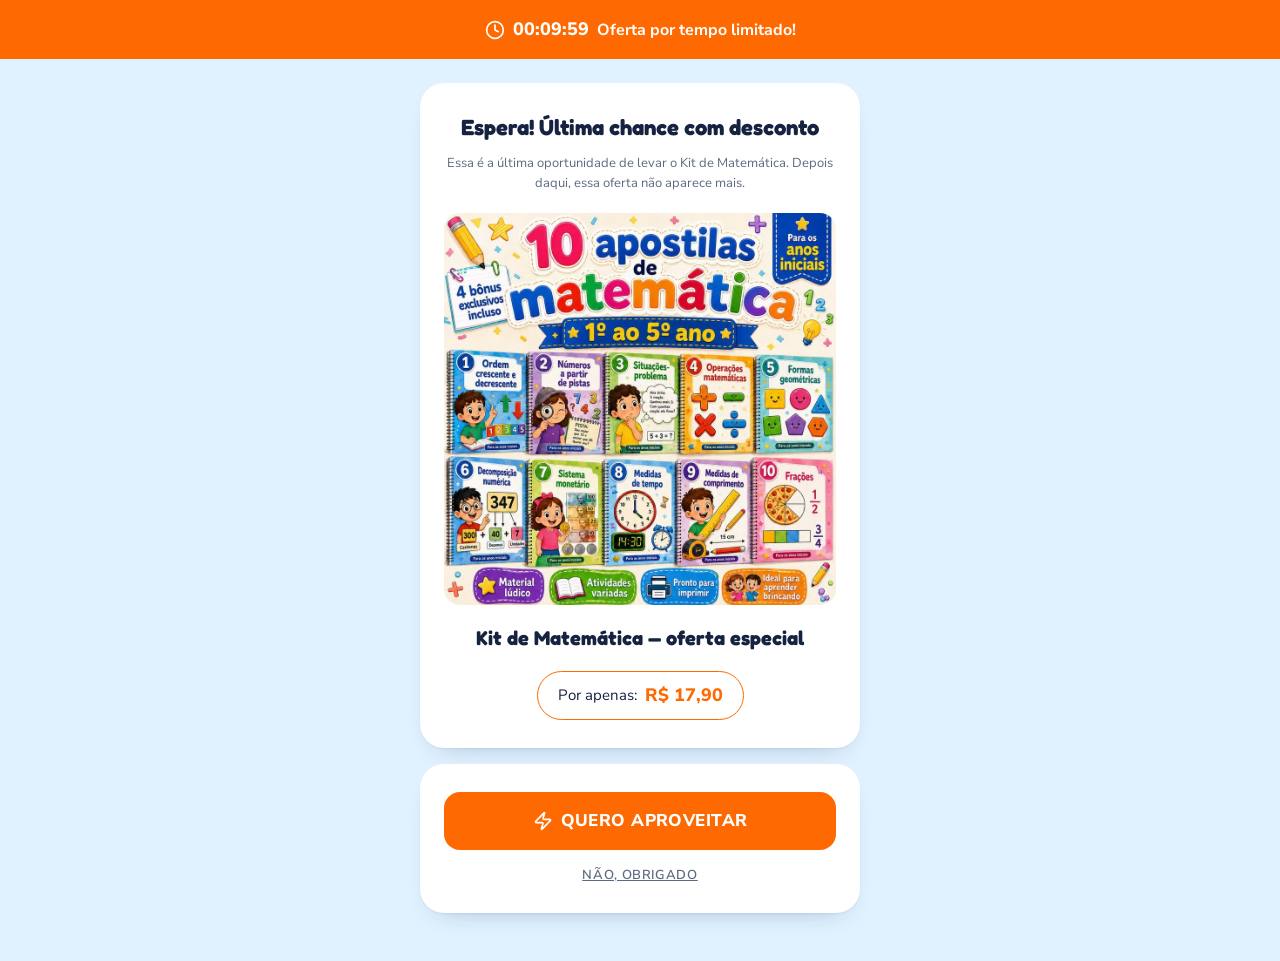
<file: down1/index.html>
<!DOCTYPE html>
<html lang="pt-BR">

<head>
    <!-- Meta Pixel Code -->
    <script>
        !function (f, b, e, v, n, t, s) {
            if (f.fbq) return; n = f.fbq = function () {
                n.callMethod ?
                    n.callMethod.apply(n, arguments) : n.queue.push(arguments)
            };
            if (!f._fbq) f._fbq = n; n.push = n; n.loaded = !0; n.version = '2.0';
            n.queue = []; t = b.createElement(e); t.async = !0;
            t.src = v; s = b.getElementsByTagName(e)[0];
            s.parentNode.insertBefore(t, s)
        }(window, document, 'script',
            'https://connect.facebook.net/en_US/fbevents.js');
        fbq('init', '27566716416344940');
        fbq('track', 'PageView');
    </script>
    <noscript><img height="1" width="1" style="display:none"
            src="https://www.facebook.com/tr?id=27566716416344940&ev=PageView&noscript=1" /></noscript>
    <!-- End Meta Pixel Code -->
    <meta charset="utf-8">
    <meta name="viewport" content="width=device-width, initial-scale=1">
    <link rel="preconnect" href="https://fonts.googleapis.com">
    <link rel="preconnect" href="https://fonts.gstatic.com" crossorigin="anonymous">
    <link rel="preload" as="image" href="../images/hero-up1.jpg">
    <link rel="stylesheet" href="../css/site.css">
    <link rel="stylesheet"
        href="https://fonts.googleapis.com/css2?family=Fredoka:wght@500;600;700&family=Nunito+Sans:opsz,wght@6..12,400;6..12,600;6..12,700;6..12,800;6..12,900&display=swap"
        data-precedence="default">
    <title>Última chance - Kit de Textos Fatiados</title>
    <meta name="robots" content="noindex, nofollow">
    <meta name="description" content="Oferta exclusiva por tempo limitado.">
    <link rel="icon" href="../images/favicon.ico" type="image/x-icon">
</head>

<body>
    <svg aria-hidden="true" style="display:none">
        <symbol id="icon-zap" viewBox="0 0 24 24">
            <path
                d="M4 14a1 1 0 0 1-.78-1.63l9.9-10.2a.5.5 0 0 1 .86.46l-1.92 6.02A1 1 0 0 0 13 10h7a1 1 0 0 1 .78 1.63l-9.9 10.2a.5.5 0 0 1-.86-.46l1.92-6.02A1 1 0 0 0 11 14z">
            </path>
        </symbol>
        <symbol id="icon-clock" viewBox="0 0 24 24">
            <circle cx="12" cy="12" r="10"></circle>
            <path d="M12 6v6l4 2"></path>
        </symbol>
    </svg>
    <main class="up-page down-page">
        <div class="up-timer-bar">
            <svg class="icon" viewBox="0 0 24 24"><use href="#icon-clock"></use></svg>
            <span class="up-timer-clock" id="up-timer">00:10:00</span>
            <span class="up-timer-label">Oferta por tempo limitado!</span>
        </div>
        <div class="up-content">
            <div class="up-card">
                <h1 class="up-heading">Espera! Última chance com desconto</h1>
                <p class="up-subtitle">Essa é a última oportunidade de levar o Kit de Matemática. Depois daqui,
                    essa oferta não aparece mais.</p>
                <img class="up-image" src="../images/hero-up1.jpg" alt="Kit 10 apostilas de matemática para os anos iniciais"
                    width="900" height="900" loading="eager">
                <h2 class="up-title">Kit de Matemática — oferta especial</h2>
                <p class="up-price-box">Por apenas: <strong>R$ 17,90</strong></p>
            </div>
            <div class="up-card">
                <a id="up-accept" href="#" payt_action="oneclick_buy" data-object="4N88YO-47ZQWG" class="up-accept">
                    <svg class="icon" viewBox="0 0 24 24"><use href="#icon-zap"></use></svg>
                    Quero aproveitar
                </a>
                <select payt_element="installment" data-object="4N88YO-47ZQWG" style="display:none"></select>
                <a href="../up2/" class="up-decline">Não, obrigado</a>
            </div>
        </div>
    </main>
    <script>
        (function () {
            "use strict";
            var totalSeconds = 10 * 60;
            var el = document.getElementById("up-timer");

            function render() {
                var h = Math.floor(totalSeconds / 3600);
                var m = Math.floor((totalSeconds % 3600) / 60);
                var s = totalSeconds % 60;
                function pad(n) { return n < 10 ? "0" + n : "" + n; }
                el.textContent = pad(h) + ":" + pad(m) + ":" + pad(s);
            }

            render();
            var timer = setInterval(function () {
                totalSeconds -= 1;
                if (totalSeconds <= 0) {
                    totalSeconds = 0;
                    render();
                    clearInterval(timer);
                    return;
                }
                render();
            }, 1000);
        })();
    </script>
    <script type="text/javascript" src="https://checkout.payt.com.br/multiple-oneclickbuyscript/LJXW3R.js"></script>
</body>

</html>
</file>
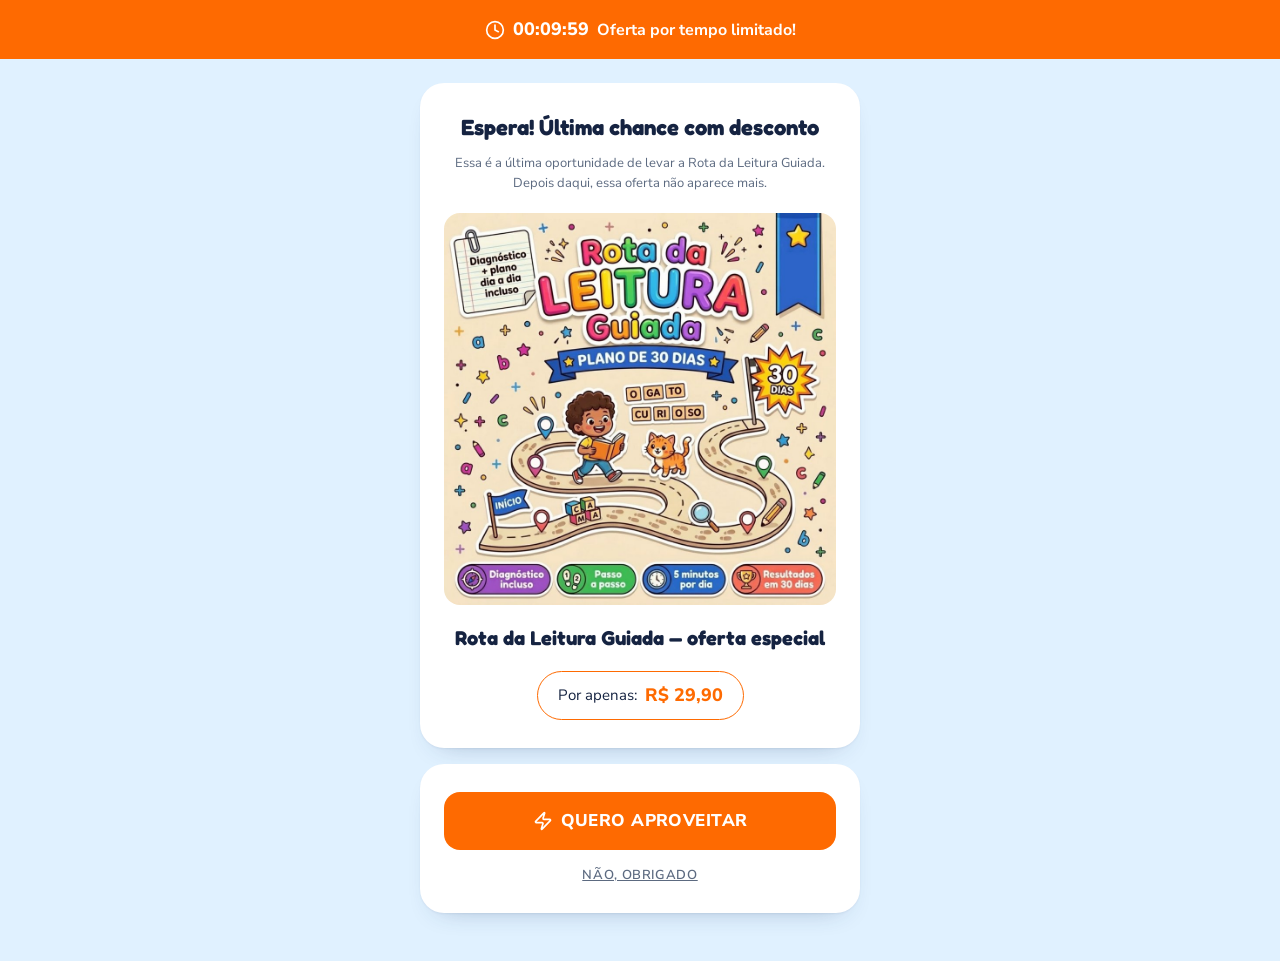
<file: down2/index.html>
<!DOCTYPE html>
<html lang="pt-BR">

<head>
    <!-- Meta Pixel Code -->
    <script>
        !function (f, b, e, v, n, t, s) {
            if (f.fbq) return; n = f.fbq = function () {
                n.callMethod ?
                    n.callMethod.apply(n, arguments) : n.queue.push(arguments)
            };
            if (!f._fbq) f._fbq = n; n.push = n; n.loaded = !0; n.version = '2.0';
            n.queue = []; t = b.createElement(e); t.async = !0;
            t.src = v; s = b.getElementsByTagName(e)[0];
            s.parentNode.insertBefore(t, s)
        }(window, document, 'script',
            'https://connect.facebook.net/en_US/fbevents.js');
        fbq('init', '27566716416344940');
        fbq('track', 'PageView');
    </script>
    <noscript><img height="1" width="1" style="display:none"
            src="https://www.facebook.com/tr?id=27566716416344940&ev=PageView&noscript=1" /></noscript>
    <!-- End Meta Pixel Code -->
    <meta charset="utf-8">
    <meta name="viewport" content="width=device-width, initial-scale=1">
    <link rel="preconnect" href="https://fonts.googleapis.com">
    <link rel="preconnect" href="https://fonts.gstatic.com" crossorigin="anonymous">
    <link rel="preload" as="image" href="../images/hero-up2.jpg">
    <link rel="stylesheet" href="../css/site.css">
    <link rel="stylesheet"
        href="https://fonts.googleapis.com/css2?family=Fredoka:wght@500;600;700&family=Nunito+Sans:opsz,wght@6..12,400;6..12,600;6..12,700;6..12,800;6..12,900&display=swap"
        data-precedence="default">
    <title>Última chance - Kit de Textos Fatiados</title>
    <meta name="robots" content="noindex, nofollow">
    <meta name="description" content="Oferta exclusiva por tempo limitado.">
    <link rel="icon" href="../images/favicon.ico" type="image/x-icon">
</head>

<body>
    <svg aria-hidden="true" style="display:none">
        <symbol id="icon-zap" viewBox="0 0 24 24">
            <path
                d="M4 14a1 1 0 0 1-.78-1.63l9.9-10.2a.5.5 0 0 1 .86.46l-1.92 6.02A1 1 0 0 0 13 10h7a1 1 0 0 1 .78 1.63l-9.9 10.2a.5.5 0 0 1-.86-.46l1.92-6.02A1 1 0 0 0 11 14z">
            </path>
        </symbol>
        <symbol id="icon-clock" viewBox="0 0 24 24">
            <circle cx="12" cy="12" r="10"></circle>
            <path d="M12 6v6l4 2"></path>
        </symbol>
    </svg>
    <main class="up-page down-page">
        <div class="up-timer-bar">
            <svg class="icon" viewBox="0 0 24 24"><use href="#icon-clock"></use></svg>
            <span class="up-timer-clock" id="up-timer">00:10:00</span>
            <span class="up-timer-label">Oferta por tempo limitado!</span>
        </div>
        <div class="up-content">
            <div class="up-card">
                <h1 class="up-heading">Espera! Última chance com desconto</h1>
                <p class="up-subtitle">Essa é a última oportunidade de levar a Rota da Leitura Guiada. Depois
                    daqui, essa oferta não aparece mais.</p>
                <img class="up-image" src="../images/hero-up2.jpg" alt="Capa do Rota da Leitura Guiada - Plano de 30 dias"
                    width="900" height="900" loading="eager">
                <h2 class="up-title">Rota da Leitura Guiada — oferta especial</h2>
                <p class="up-price-box">Por apenas: <strong>R$ 29,90</strong></p>
            </div>
            <div class="up-card">
                <a id="up-accept" href="#" payt_action="oneclick_buy" data-object="R3NN6Z-LJAKD2" class="up-accept">
                    <svg class="icon" viewBox="0 0 24 24"><use href="#icon-zap"></use></svg>
                    Quero aproveitar
                </a>
                <select payt_element="installment" data-object="R3NN6Z-LJAKD2" style="display:none"></select>
                <a href="../up3/" class="up-decline">Não, obrigado</a>
            </div>
        </div>
    </main>
    <script>
        (function () {
            "use strict";
            var totalSeconds = 10 * 60;
            var el = document.getElementById("up-timer");

            function render() {
                var h = Math.floor(totalSeconds / 3600);
                var m = Math.floor((totalSeconds % 3600) / 60);
                var s = totalSeconds % 60;
                function pad(n) { return n < 10 ? "0" + n : "" + n; }
                el.textContent = pad(h) + ":" + pad(m) + ":" + pad(s);
            }

            render();
            var timer = setInterval(function () {
                totalSeconds -= 1;
                if (totalSeconds <= 0) {
                    totalSeconds = 0;
                    render();
                    clearInterval(timer);
                    return;
                }
                render();
            }, 1000);
        })();
    </script>
    <script type="text/javascript" src="https://checkout.payt.com.br/multiple-oneclickbuyscript/LJXW3R.js"></script>
</body>

</html>
</file>
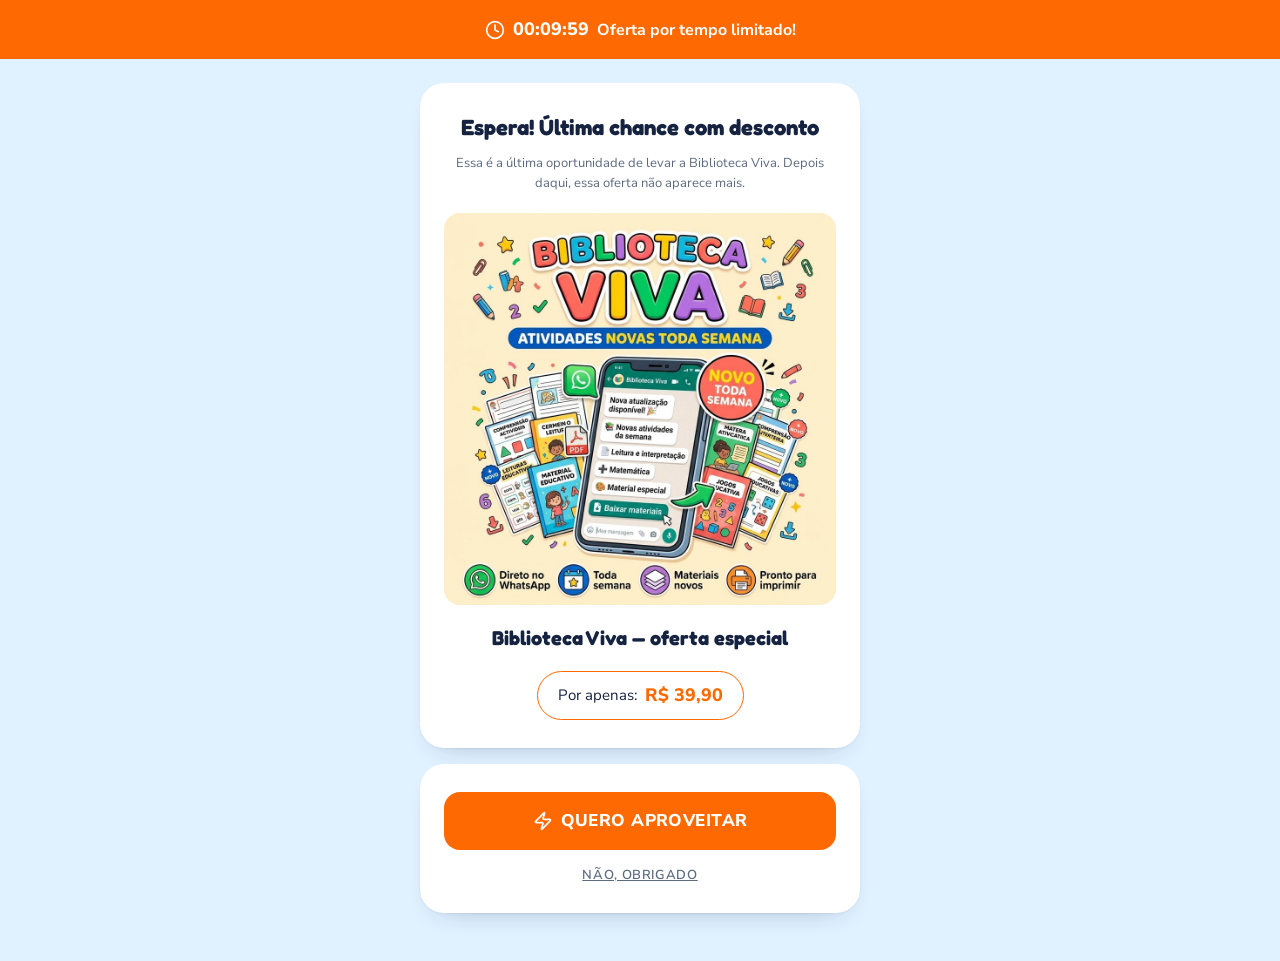
<file: down3/index.html>
<!DOCTYPE html>
<html lang="pt-BR">

<head>
    <!-- Meta Pixel Code -->
    <script>
        !function (f, b, e, v, n, t, s) {
            if (f.fbq) return; n = f.fbq = function () {
                n.callMethod ?
                    n.callMethod.apply(n, arguments) : n.queue.push(arguments)
            };
            if (!f._fbq) f._fbq = n; n.push = n; n.loaded = !0; n.version = '2.0';
            n.queue = []; t = b.createElement(e); t.async = !0;
            t.src = v; s = b.getElementsByTagName(e)[0];
            s.parentNode.insertBefore(t, s)
        }(window, document, 'script',
            'https://connect.facebook.net/en_US/fbevents.js');
        fbq('init', '27566716416344940');
        fbq('track', 'PageView');
    </script>
    <noscript><img height="1" width="1" style="display:none"
            src="https://www.facebook.com/tr?id=27566716416344940&ev=PageView&noscript=1" /></noscript>
    <!-- End Meta Pixel Code -->
    <meta charset="utf-8">
    <meta name="viewport" content="width=device-width, initial-scale=1">
    <link rel="preconnect" href="https://fonts.googleapis.com">
    <link rel="preconnect" href="https://fonts.gstatic.com" crossorigin="anonymous">
    <link rel="preload" as="image" href="../images/hero-up3.jpg">
    <link rel="stylesheet" href="../css/site.css">
    <link rel="stylesheet"
        href="https://fonts.googleapis.com/css2?family=Fredoka:wght@500;600;700&family=Nunito+Sans:opsz,wght@6..12,400;6..12,600;6..12,700;6..12,800;6..12,900&display=swap"
        data-precedence="default">
    <title>Última chance - Kit de Textos Fatiados</title>
    <meta name="robots" content="noindex, nofollow">
    <meta name="description" content="Oferta exclusiva por tempo limitado.">
    <link rel="icon" href="../images/favicon.ico" type="image/x-icon">
</head>

<body>
    <svg aria-hidden="true" style="display:none">
        <symbol id="icon-zap" viewBox="0 0 24 24">
            <path
                d="M4 14a1 1 0 0 1-.78-1.63l9.9-10.2a.5.5 0 0 1 .86.46l-1.92 6.02A1 1 0 0 0 13 10h7a1 1 0 0 1 .78 1.63l-9.9 10.2a.5.5 0 0 1-.86-.46l1.92-6.02A1 1 0 0 0 11 14z">
            </path>
        </symbol>
        <symbol id="icon-clock" viewBox="0 0 24 24">
            <circle cx="12" cy="12" r="10"></circle>
            <path d="M12 6v6l4 2"></path>
        </symbol>
    </svg>
    <main class="up-page down-page">
        <div class="up-timer-bar">
            <svg class="icon" viewBox="0 0 24 24"><use href="#icon-clock"></use></svg>
            <span class="up-timer-clock" id="up-timer">00:10:00</span>
            <span class="up-timer-label">Oferta por tempo limitado!</span>
        </div>
        <div class="up-content">
            <div class="up-card">
                <h1 class="up-heading">Espera! Última chance com desconto</h1>
                <p class="up-subtitle">Essa é a última oportunidade de levar a Biblioteca Viva. Depois daqui, essa
                    oferta não aparece mais.</p>
                <img class="up-image" src="../images/hero-up3.jpg" alt="Biblioteca Viva - novos materiais toda semana pelo WhatsApp"
                    width="900" height="900" loading="eager">
                <h2 class="up-title">Biblioteca Viva — oferta especial</h2>
                <p class="up-price-box">Por apenas: <strong>R$ 39,90</strong></p>
            </div>
            <div class="up-card">
                <a id="up-accept" href="#" payt_action="oneclick_buy" data-object="L9OO3O-R6WX5X" class="up-accept">
                    <svg class="icon" viewBox="0 0 24 24"><use href="#icon-zap"></use></svg>
                    Quero aproveitar
                </a>
                <select payt_element="installment" data-object="L9OO3O-R6WX5X" style="display:none"></select>
                <a href="../obrigado/" class="up-decline">Não, obrigado</a>
            </div>
        </div>
    </main>
    <script>
        (function () {
            "use strict";
            var totalSeconds = 10 * 60;
            var el = document.getElementById("up-timer");

            function render() {
                var h = Math.floor(totalSeconds / 3600);
                var m = Math.floor((totalSeconds % 3600) / 60);
                var s = totalSeconds % 60;
                function pad(n) { return n < 10 ? "0" + n : "" + n; }
                el.textContent = pad(h) + ":" + pad(m) + ":" + pad(s);
            }

            render();
            var timer = setInterval(function () {
                totalSeconds -= 1;
                if (totalSeconds <= 0) {
                    totalSeconds = 0;
                    render();
                    clearInterval(timer);
                    return;
                }
                render();
            }, 1000);
        })();
    </script>
    <script type="text/javascript" src="https://checkout.payt.com.br/multiple-oneclickbuyscript/LJXW3R.js"></script>
</body>

</html>
</file>
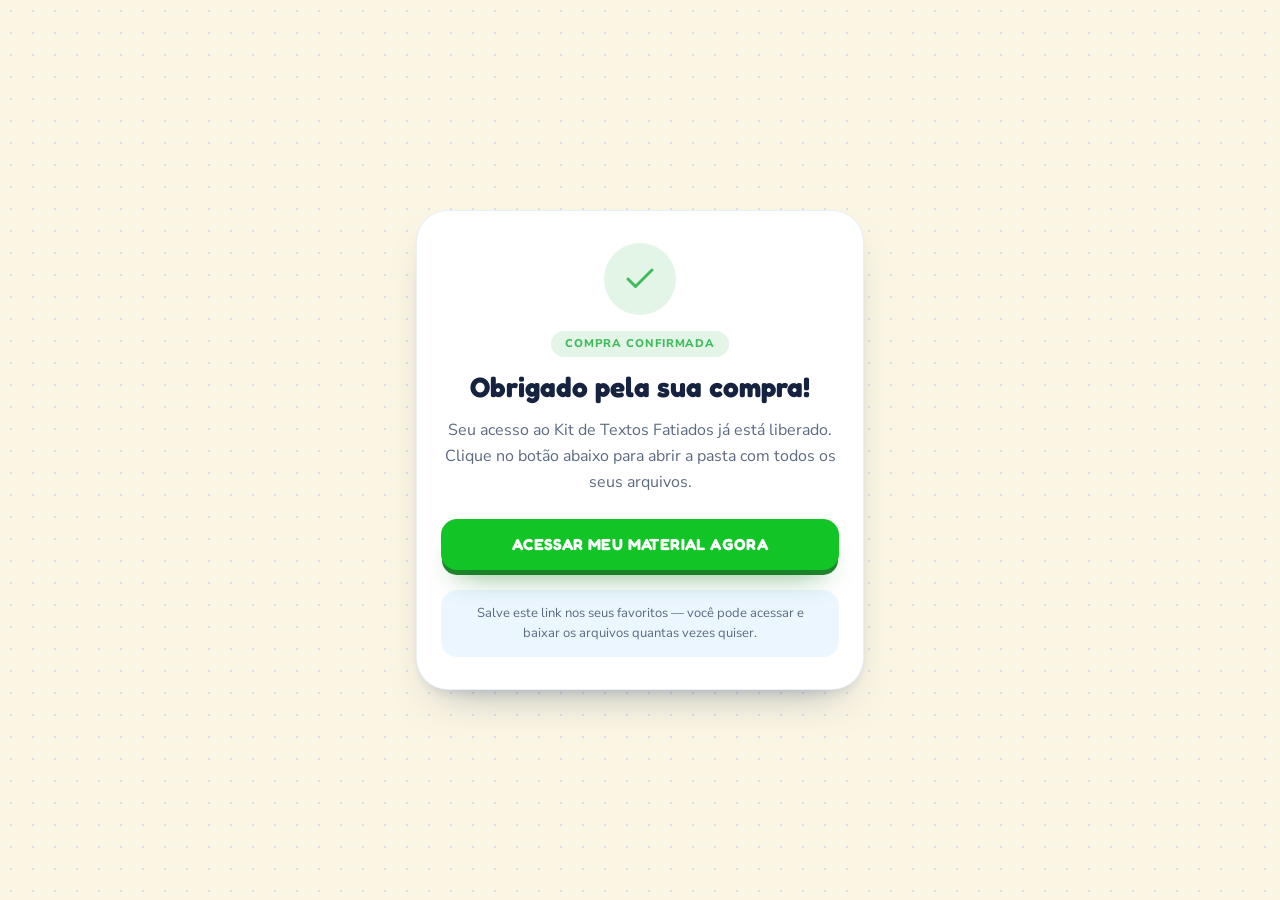
<file: obrigado/index.html>
<!DOCTYPE html>
<html lang="pt-BR">

<head>
    <!-- Meta Pixel Code -->
    <script>
        !function (f, b, e, v, n, t, s) {
            if (f.fbq) return; n = f.fbq = function () {
                n.callMethod ?
                    n.callMethod.apply(n, arguments) : n.queue.push(arguments)
            };
            if (!f._fbq) f._fbq = n; n.push = n; n.loaded = !0; n.version = '2.0';
            n.queue = []; t = b.createElement(e); t.async = !0;
            t.src = v; s = b.getElementsByTagName(e)[0];
            s.parentNode.insertBefore(t, s)
        }(window, document, 'script',
            'https://connect.facebook.net/en_US/fbevents.js');
        fbq('init', '27566716416344940');
        fbq('track', 'PageView');
    </script>
    <noscript><img height="1" width="1" style="display:none"
            src="https://www.facebook.com/tr?id=27566716416344940&ev=PageView&noscript=1" /></noscript>
    <!-- End Meta Pixel Code -->
    <meta charset="utf-8">
    <meta name="viewport" content="width=device-width, initial-scale=1">
    <link rel="preconnect" href="https://fonts.googleapis.com">
    <link rel="preconnect" href="https://fonts.gstatic.com" crossorigin="anonymous">
    <link rel="stylesheet" href="../css/site.css">
    <link rel="stylesheet"
        href="https://fonts.googleapis.com/css2?family=Fredoka:wght@500;600;700&family=Nunito+Sans:opsz,wght@6..12,400;6..12,600;6..12,700;6..12,800;6..12,900&display=swap"
        data-precedence="default">
    <title>Obrigado pela compra! - Kit de Textos Fatiados</title>
    <meta name="robots" content="noindex, nofollow">
    <meta name="description" content="Compra confirmada. Acesse agora o seu Kit de Textos Fatiados.">
    <link rel="icon" href="../images/favicon.ico" type="image/x-icon">
</head>

<body>
    <svg aria-hidden="true" style="display:none">
        <symbol id="icon-check" viewBox="0 0 24 24">
            <path d="M20 6 9 17l-5-5"></path>
        </symbol>
    </svg>
    <main class="thanks-page">
        <div class="thanks-card">
            <div class="thanks-icon">
                <svg class="icon" viewBox="0 0 24 24"><use href="#icon-check"></use></svg>
            </div>
            <span class="thanks-flag">Compra confirmada</span>
            <h1 class="thanks-title">Obrigado pela sua compra!</h1>
            <p class="thanks-text">Seu acesso ao Kit de Textos Fatiados já está liberado. Clique no botão abaixo
                para abrir a pasta com todos os seus arquivos.</p>
            <a class="btn-cta thanks-btn"
                href="https://drive.google.com/drive/folders/1FGUpL94lDO_Mpmnug90FDMoMV5AVsZv2?usp=sharing"
                target="_blank" rel="noopener">Acessar meu material agora</a>
            <p class="thanks-note">Salve este link nos seus favoritos — você pode acessar e baixar os arquivos
                quantas vezes quiser.</p>
        </div>
    </main>
</body>

</html>
</file>
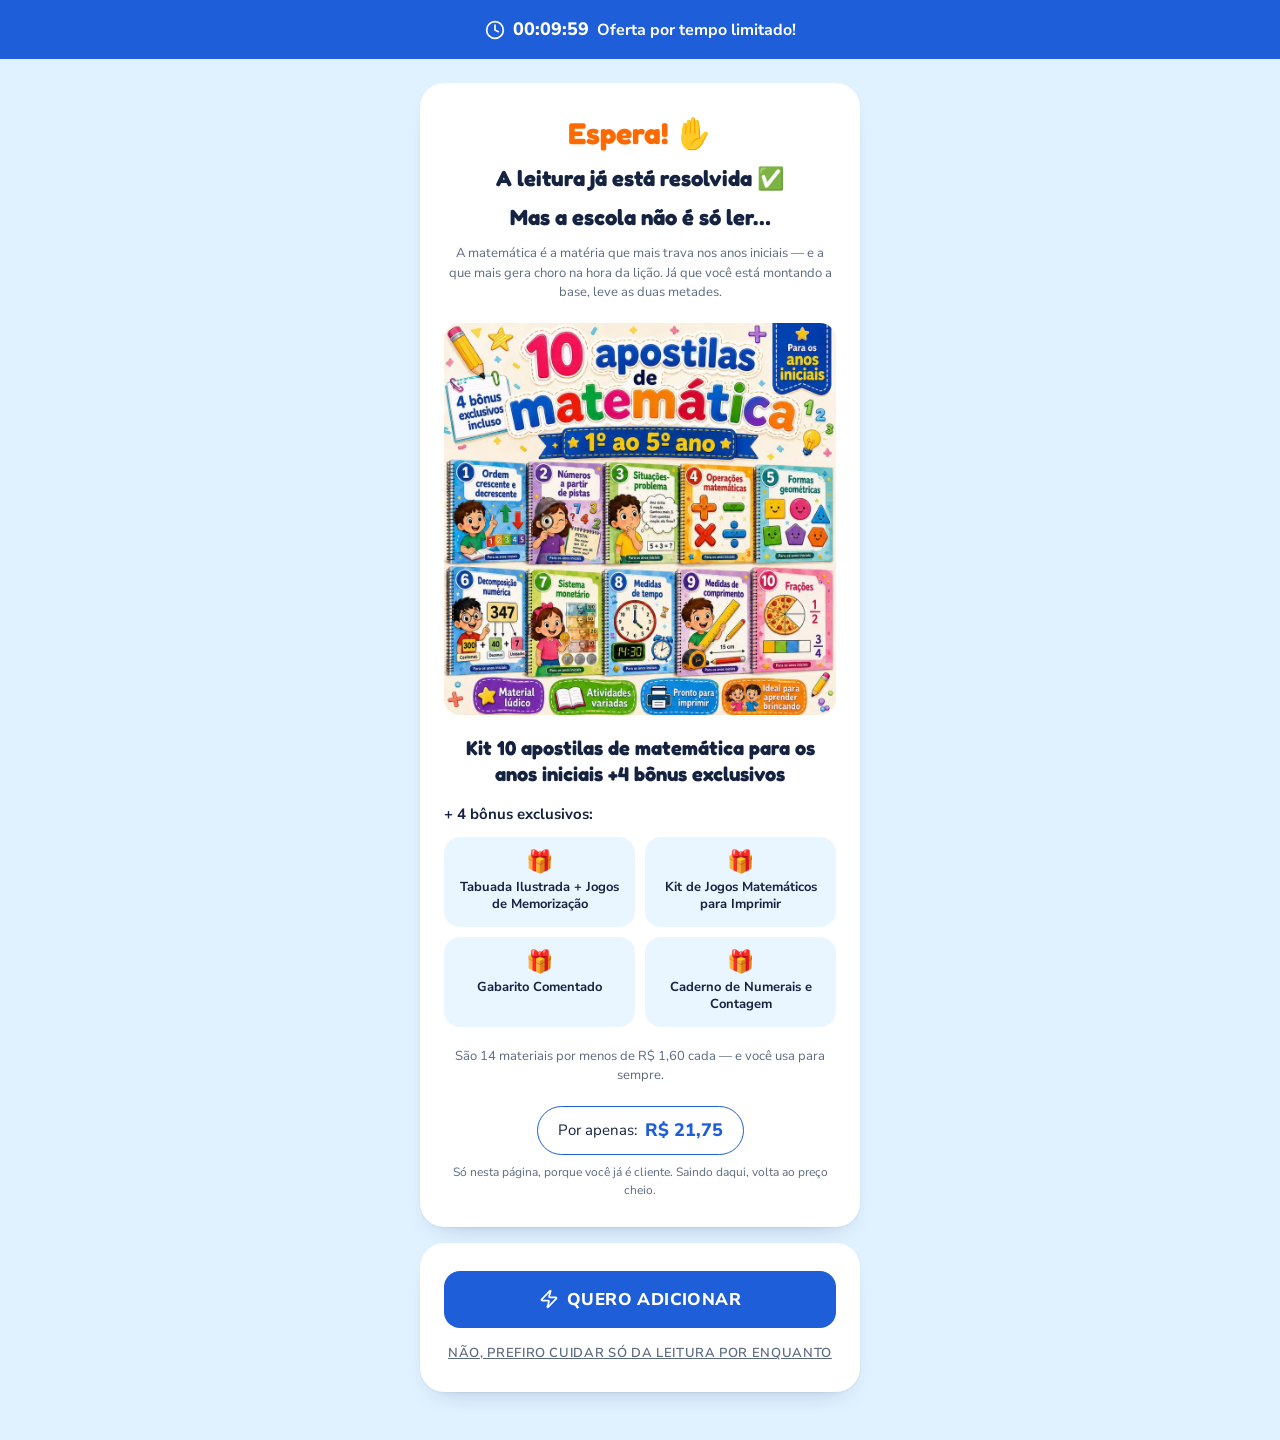
<file: up1/index.html>
<!DOCTYPE html>
<html lang="pt-BR">

<head>
    <!-- Meta Pixel Code -->
    <script>
        !function (f, b, e, v, n, t, s) {
            if (f.fbq) return; n = f.fbq = function () {
                n.callMethod ?
                    n.callMethod.apply(n, arguments) : n.queue.push(arguments)
            };
            if (!f._fbq) f._fbq = n; n.push = n; n.loaded = !0; n.version = '2.0';
            n.queue = []; t = b.createElement(e); t.async = !0;
            t.src = v; s = b.getElementsByTagName(e)[0];
            s.parentNode.insertBefore(t, s)
        }(window, document, 'script',
            'https://connect.facebook.net/en_US/fbevents.js');
        fbq('init', '27566716416344940');
        fbq('track', 'PageView');
    </script>
    <noscript><img height="1" width="1" style="display:none"
            src="https://www.facebook.com/tr?id=27566716416344940&ev=PageView&noscript=1" /></noscript>
    <!-- End Meta Pixel Code -->
    <meta charset="utf-8">
    <meta name="viewport" content="width=device-width, initial-scale=1">
    <link rel="preconnect" href="https://fonts.googleapis.com">
    <link rel="preconnect" href="https://fonts.gstatic.com" crossorigin="anonymous">
    <link rel="preload" as="image" href="../images/hero-up1.jpg">
    <link rel="stylesheet" href="../css/site.css">
    <link rel="stylesheet"
        href="https://fonts.googleapis.com/css2?family=Fredoka:wght@500;600;700&family=Nunito+Sans:opsz,wght@6..12,400;6..12,600;6..12,700;6..12,800;6..12,900&display=swap"
        data-precedence="default">
    <title>Oferta especial - Kit de Textos Fatiados</title>
    <meta name="robots" content="noindex, nofollow">
    <meta name="description" content="Oferta exclusiva por tempo limitado.">
    <link rel="icon" href="../images/favicon.ico" type="image/x-icon">
</head>

<body>
    <svg aria-hidden="true" style="display:none">
        <symbol id="icon-zap" viewBox="0 0 24 24">
            <path
                d="M4 14a1 1 0 0 1-.78-1.63l9.9-10.2a.5.5 0 0 1 .86.46l-1.92 6.02A1 1 0 0 0 13 10h7a1 1 0 0 1 .78 1.63l-9.9 10.2a.5.5 0 0 1-.86-.46l1.92-6.02A1 1 0 0 0 11 14z">
            </path>
        </symbol>
        <symbol id="icon-clock" viewBox="0 0 24 24">
            <circle cx="12" cy="12" r="10"></circle>
            <path d="M12 6v6l4 2"></path>
        </symbol>
    </svg>
    <main class="up-page">
        <div class="up-timer-bar">
            <svg class="icon" viewBox="0 0 24 24"><use href="#icon-clock"></use></svg>
            <span class="up-timer-clock" id="up-timer">00:10:00</span>
            <span class="up-timer-label">Oferta por tempo limitado!</span>
        </div>
        <div class="up-content">
            <div class="up-card">
                <h1 class="up-heading">
                    <span class="up-heading-alert">Espera! ✋</span>
                    <span class="up-heading-line">A leitura já está resolvida ✅</span>
                    <span class="up-heading-line">Mas a escola não é só ler…</span>
                </h1>
                <p class="up-subtitle">A matemática é a matéria que mais trava nos anos iniciais — e a que mais gera
                    choro na hora da lição. Já que você está montando a base, leve as duas metades.</p>
                <img class="up-image" src="../images/hero-up1.jpg"
                    alt="Kit 10 apostilas de matemática para os anos iniciais" width="900" height="900"
                    loading="eager">
                <h2 class="up-title">Kit 10 apostilas de matemática para os anos iniciais +4 bônus exclusivos</h2>
                <div class="up-features">
                    <p class="up-bonus-label">+ 4 bônus exclusivos:</p>
                </div>
                <div class="up-bonus-grid">
                    <div class="up-bonus-item">
                        <span class="up-bonus-emoji" aria-hidden="true">🎁</span>
                        <span>Tabuada Ilustrada + Jogos de Memorização</span>
                    </div>
                    <div class="up-bonus-item">
                        <span class="up-bonus-emoji" aria-hidden="true">🎁</span>
                        <span>Kit de Jogos Matemáticos para Imprimir</span>
                    </div>
                    <div class="up-bonus-item">
                        <span class="up-bonus-emoji" aria-hidden="true">🎁</span>
                        <span>Gabarito Comentado</span>
                    </div>
                    <div class="up-bonus-item">
                        <span class="up-bonus-emoji" aria-hidden="true">🎁</span>
                        <span>Caderno de Numerais e Contagem</span>
                    </div>
                </div>
                <p class="up-price-anchor">São 14 materiais por menos de R$ 1,60 cada — e você usa para sempre.</p>
                <p class="up-price-box">Por apenas: <strong>R$ 21,75</strong></p>
                <p class="up-price-note">Só nesta página, porque você já é cliente. Saindo daqui, volta ao preço
                    cheio.</p>
            </div>
            <div class="up-card">
                <a id="up-accept" href="#" payt_action="oneclick_buy" data-object="LQDDY2-47ZQWG" class="up-accept">
                    <svg class="icon" viewBox="0 0 24 24"><use href="#icon-zap"></use></svg>
                    Quero adicionar
                </a>
                <select payt_element="installment" data-object="LQDDY2-47ZQWG" style="display:none"></select>
                <a href="../down1/" class="up-decline">Não, prefiro cuidar só da leitura por enquanto</a>
            </div>
        </div>
    </main>
    <script>
        (function () {
            "use strict";
            var totalSeconds = 10 * 60;
            var el = document.getElementById("up-timer");

            function render() {
                var h = Math.floor(totalSeconds / 3600);
                var m = Math.floor((totalSeconds % 3600) / 60);
                var s = totalSeconds % 60;
                function pad(n) { return n < 10 ? "0" + n : "" + n; }
                el.textContent = pad(h) + ":" + pad(m) + ":" + pad(s);
            }

            render();
            var timer = setInterval(function () {
                totalSeconds -= 1;
                if (totalSeconds <= 0) {
                    totalSeconds = 0;
                    render();
                    clearInterval(timer);
                    return;
                }
                render();
            }, 1000);
        })();
    </script>
    <script type="text/javascript" src="https://checkout.payt.com.br/multiple-oneclickbuyscript/LJXW3R.js"></script>
</body>

</html>
</file>
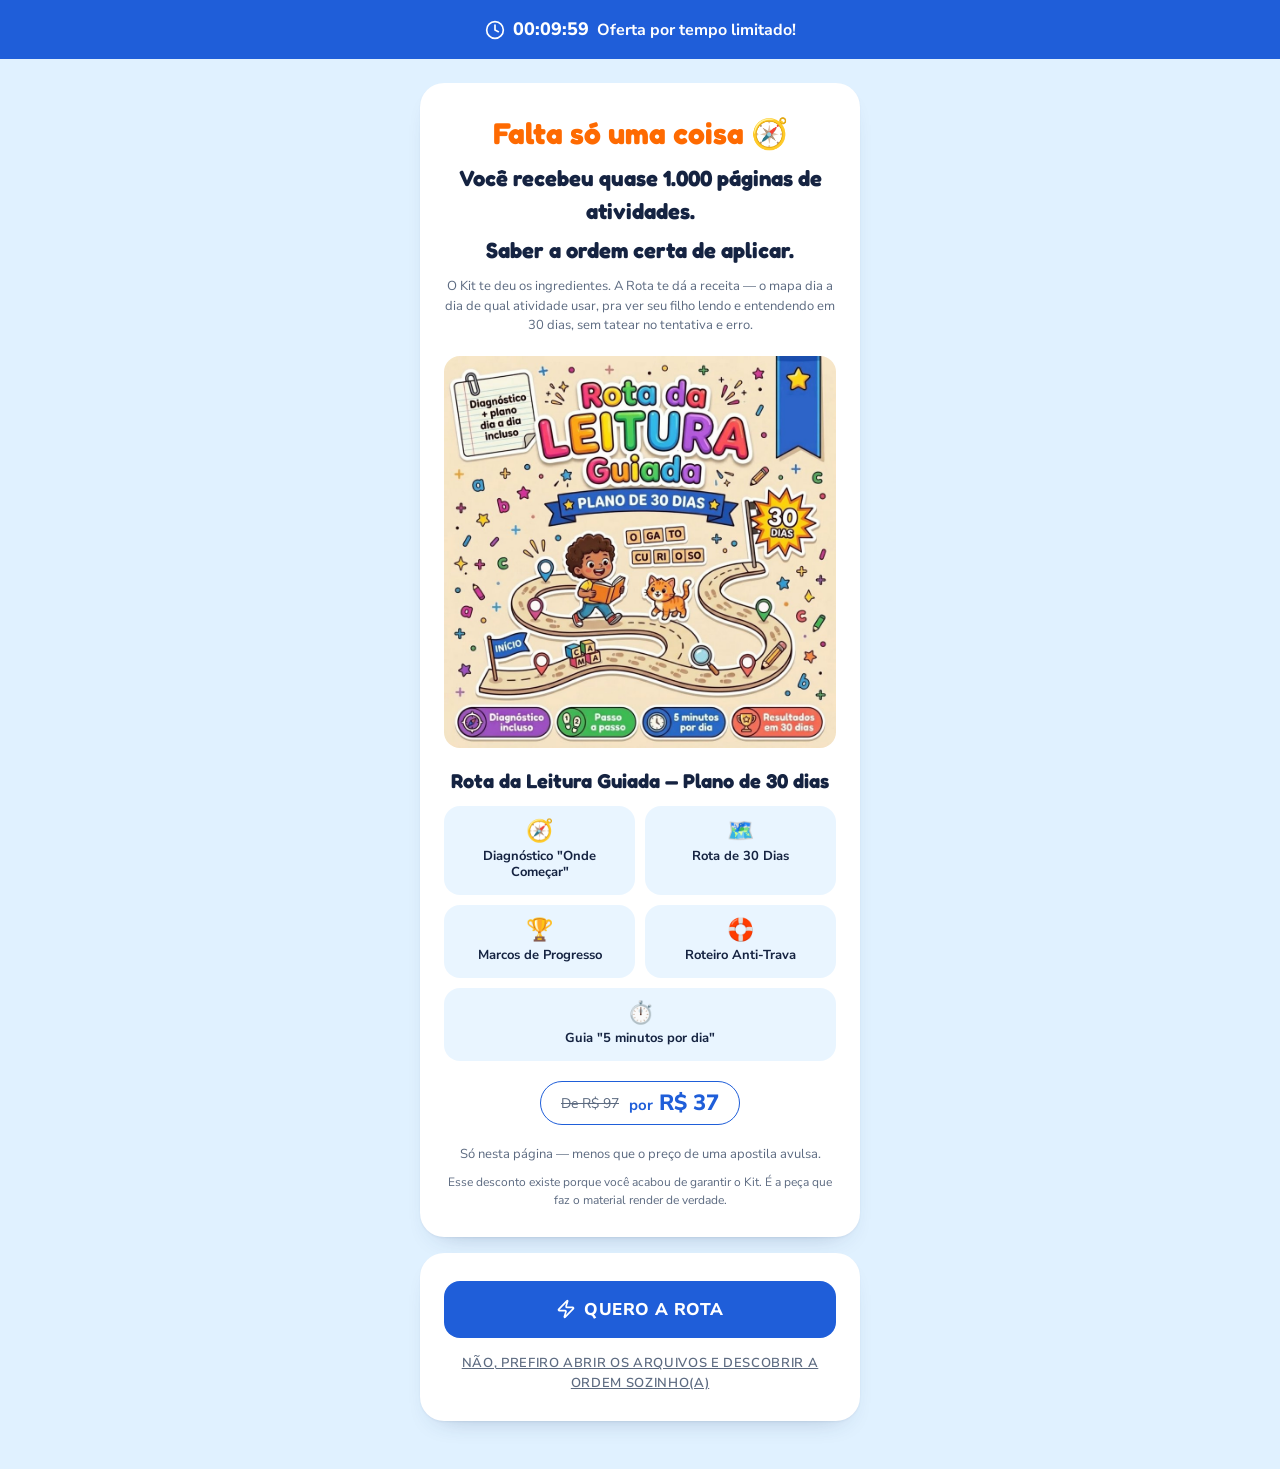
<file: up2/index.html>
<!DOCTYPE html>
<html lang="pt-BR">

<head>
    <!-- Meta Pixel Code -->
    <script>
        !function (f, b, e, v, n, t, s) {
            if (f.fbq) return; n = f.fbq = function () {
                n.callMethod ?
                    n.callMethod.apply(n, arguments) : n.queue.push(arguments)
            };
            if (!f._fbq) f._fbq = n; n.push = n; n.loaded = !0; n.version = '2.0';
            n.queue = []; t = b.createElement(e); t.async = !0;
            t.src = v; s = b.getElementsByTagName(e)[0];
            s.parentNode.insertBefore(t, s)
        }(window, document, 'script',
            'https://connect.facebook.net/en_US/fbevents.js');
        fbq('init', '27566716416344940');
        fbq('track', 'PageView');
    </script>
    <noscript><img height="1" width="1" style="display:none"
            src="https://www.facebook.com/tr?id=27566716416344940&ev=PageView&noscript=1" /></noscript>
    <!-- End Meta Pixel Code -->
    <meta charset="utf-8">
    <meta name="viewport" content="width=device-width, initial-scale=1">
    <link rel="preconnect" href="https://fonts.googleapis.com">
    <link rel="preconnect" href="https://fonts.gstatic.com" crossorigin="anonymous">
    <link rel="preload" as="image" href="../images/hero-up2.jpg">
    <link rel="stylesheet" href="../css/site.css">
    <link rel="stylesheet"
        href="https://fonts.googleapis.com/css2?family=Fredoka:wght@500;600;700&family=Nunito+Sans:opsz,wght@6..12,400;6..12,600;6..12,700;6..12,800;6..12,900&display=swap"
        data-precedence="default">
    <title>Oferta especial - Kit de Textos Fatiados</title>
    <meta name="robots" content="noindex, nofollow">
    <meta name="description" content="Oferta exclusiva por tempo limitado.">
    <link rel="icon" href="../images/favicon.ico" type="image/x-icon">
</head>

<body>
    <svg aria-hidden="true" style="display:none">
        <symbol id="icon-zap" viewBox="0 0 24 24">
            <path
                d="M4 14a1 1 0 0 1-.78-1.63l9.9-10.2a.5.5 0 0 1 .86.46l-1.92 6.02A1 1 0 0 0 13 10h7a1 1 0 0 1 .78 1.63l-9.9 10.2a.5.5 0 0 1-.86-.46l1.92-6.02A1 1 0 0 0 11 14z">
            </path>
        </symbol>
        <symbol id="icon-clock" viewBox="0 0 24 24">
            <circle cx="12" cy="12" r="10"></circle>
            <path d="M12 6v6l4 2"></path>
        </symbol>
    </svg>
    <main class="up-page">
        <div class="up-timer-bar">
            <svg class="icon" viewBox="0 0 24 24"><use href="#icon-clock"></use></svg>
            <span class="up-timer-clock" id="up-timer">00:10:00</span>
            <span class="up-timer-label">Oferta por tempo limitado!</span>
        </div>
        <div class="up-content">
            <div class="up-card">
                <h1 class="up-heading">
                    <span class="up-heading-alert">Falta só uma coisa 🧭</span>
                    <span class="up-heading-line">Você recebeu quase 1.000 páginas de atividades.</span>
                    <span class="up-heading-line">Saber a ordem certa de aplicar.</span>
                </h1>
                <p class="up-subtitle">O Kit te deu os ingredientes. A Rota te dá a receita — o mapa dia a dia de
                    qual atividade usar, pra ver seu filho lendo e entendendo em 30 dias, sem tatear no tentativa e
                    erro.</p>
                <img class="up-image" src="../images/hero-up2.jpg" alt="Capa do Rota da Leitura Guiada - Plano de 30 dias"
                    width="900" height="900" loading="eager">
                <h2 class="up-title">Rota da Leitura Guiada — Plano de 30 dias</h2>
                <div class="up-bonus-grid">
                    <div class="up-bonus-item">
                        <span class="up-bonus-emoji" aria-hidden="true">🧭</span>
                        <span>Diagnóstico "Onde Começar"</span>
                    </div>
                    <div class="up-bonus-item">
                        <span class="up-bonus-emoji" aria-hidden="true">🗺️</span>
                        <span>Rota de 30 Dias</span>
                    </div>
                    <div class="up-bonus-item">
                        <span class="up-bonus-emoji" aria-hidden="true">🏆</span>
                        <span>Marcos de Progresso</span>
                    </div>
                    <div class="up-bonus-item">
                        <span class="up-bonus-emoji" aria-hidden="true">🛟</span>
                        <span>Roteiro Anti-Trava</span>
                    </div>
                    <div class="up-bonus-item" style="grid-column:1 / -1">
                        <span class="up-bonus-emoji" aria-hidden="true">⏱️</span>
                        <span>Guia "5 minutos por dia"</span>
                    </div>
                </div>
                <div class="up-price-box up-price-box--anchor">
                    <span class="up-price-old">De R$ 97</span>
                    <span class="up-price-new"><span>por</span> R$ 37</span>
                </div>
                <p class="up-price-anchor">Só nesta página — menos que o preço de uma apostila avulsa.</p>
                <p class="up-price-note">Esse desconto existe porque você acabou de garantir o Kit. É a peça que faz
                    o material render de verdade.</p>
            </div>
            <div class="up-card">
                <a id="up-accept" href="#" payt_action="oneclick_buy" data-object="4EXXME-LJAKD2" class="up-accept">
                    <svg class="icon" viewBox="0 0 24 24"><use href="#icon-zap"></use></svg>
                    Quero a rota
                </a>
                <select payt_element="installment" data-object="4EXXME-LJAKD2" style="display:none"></select>
                <a href="../down2/" class="up-decline">Não, prefiro abrir os arquivos e descobrir a ordem
                    sozinho(a)</a>
            </div>
        </div>
    </main>
    <script>
        (function () {
            "use strict";
            var totalSeconds = 10 * 60;
            var el = document.getElementById("up-timer");

            function render() {
                var h = Math.floor(totalSeconds / 3600);
                var m = Math.floor((totalSeconds % 3600) / 60);
                var s = totalSeconds % 60;
                function pad(n) { return n < 10 ? "0" + n : "" + n; }
                el.textContent = pad(h) + ":" + pad(m) + ":" + pad(s);
            }

            render();
            var timer = setInterval(function () {
                totalSeconds -= 1;
                if (totalSeconds <= 0) {
                    totalSeconds = 0;
                    render();
                    clearInterval(timer);
                    return;
                }
                render();
            }, 1000);
        })();
    </script>
    <script type="text/javascript" src="https://checkout.payt.com.br/multiple-oneclickbuyscript/LJXW3R.js"></script>
</body>

</html>
</file>
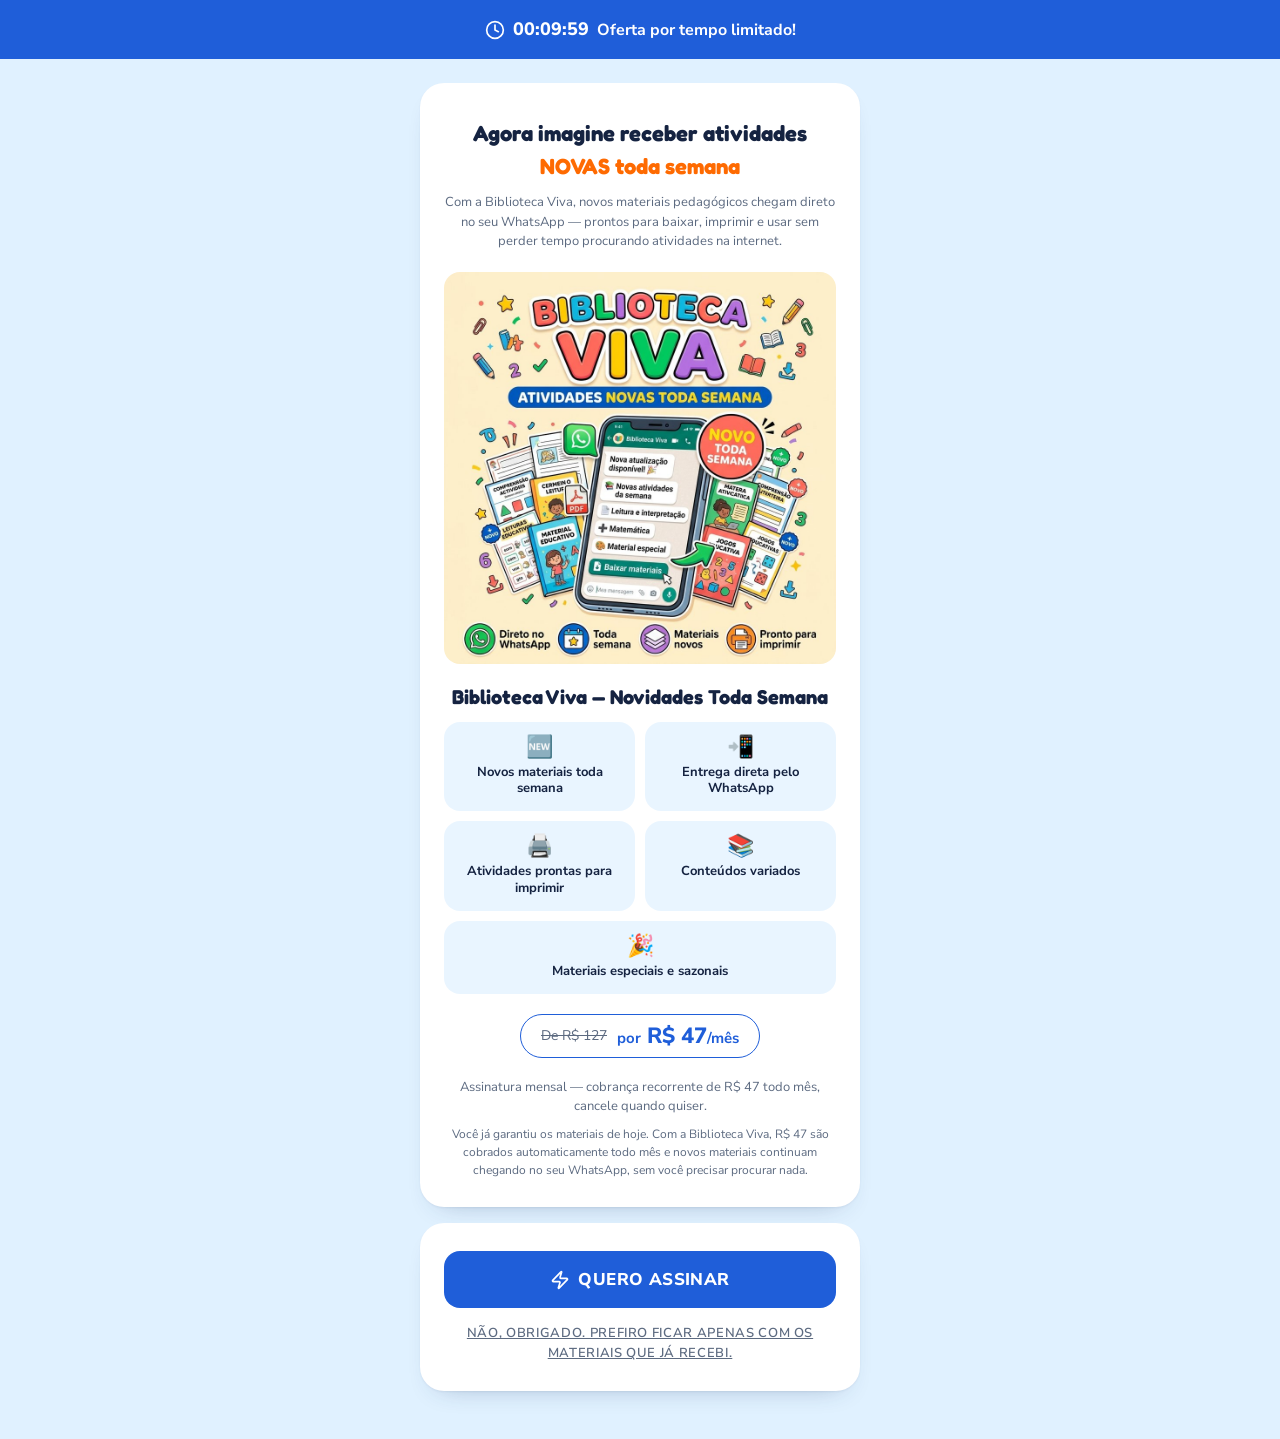
<file: up3/index.html>
<!DOCTYPE html>
<html lang="pt-BR">

<head>
    <!-- Meta Pixel Code -->
    <script>
        !function (f, b, e, v, n, t, s) {
            if (f.fbq) return; n = f.fbq = function () {
                n.callMethod ?
                    n.callMethod.apply(n, arguments) : n.queue.push(arguments)
            };
            if (!f._fbq) f._fbq = n; n.push = n; n.loaded = !0; n.version = '2.0';
            n.queue = []; t = b.createElement(e); t.async = !0;
            t.src = v; s = b.getElementsByTagName(e)[0];
            s.parentNode.insertBefore(t, s)
        }(window, document, 'script',
            'https://connect.facebook.net/en_US/fbevents.js');
        fbq('init', '27566716416344940');
        fbq('track', 'PageView');
    </script>
    <noscript><img height="1" width="1" style="display:none"
            src="https://www.facebook.com/tr?id=27566716416344940&ev=PageView&noscript=1" /></noscript>
    <!-- End Meta Pixel Code -->
    <meta charset="utf-8">
    <meta name="viewport" content="width=device-width, initial-scale=1">
    <link rel="preconnect" href="https://fonts.googleapis.com">
    <link rel="preconnect" href="https://fonts.gstatic.com" crossorigin="anonymous">
    <link rel="preload" as="image" href="../images/hero-up3.jpg">
    <link rel="stylesheet" href="../css/site.css">
    <link rel="stylesheet"
        href="https://fonts.googleapis.com/css2?family=Fredoka:wght@500;600;700&family=Nunito+Sans:opsz,wght@6..12,400;6..12,600;6..12,700;6..12,800;6..12,900&display=swap"
        data-precedence="default">
    <title>Oferta especial - Kit de Textos Fatiados</title>
    <meta name="robots" content="noindex, nofollow">
    <meta name="description" content="Oferta exclusiva por tempo limitado.">
    <link rel="icon" href="../images/favicon.ico" type="image/x-icon">
</head>

<body>
    <svg aria-hidden="true" style="display:none">
        <symbol id="icon-zap" viewBox="0 0 24 24">
            <path
                d="M4 14a1 1 0 0 1-.78-1.63l9.9-10.2a.5.5 0 0 1 .86.46l-1.92 6.02A1 1 0 0 0 13 10h7a1 1 0 0 1 .78 1.63l-9.9 10.2a.5.5 0 0 1-.86-.46l1.92-6.02A1 1 0 0 0 11 14z">
            </path>
        </symbol>
        <symbol id="icon-clock" viewBox="0 0 24 24">
            <circle cx="12" cy="12" r="10"></circle>
            <path d="M12 6v6l4 2"></path>
        </symbol>
    </svg>
    <main class="up-page">
        <div class="up-timer-bar">
            <svg class="icon" viewBox="0 0 24 24"><use href="#icon-clock"></use></svg>
            <span class="up-timer-clock" id="up-timer">00:10:00</span>
            <span class="up-timer-label">Oferta por tempo limitado!</span>
        </div>
        <div class="up-content">
            <div class="up-card">
                <h1 class="up-heading">
                    <span class="up-heading-line">Agora imagine receber atividades <span
                            class="highlight highlight--orange">NOVAS toda semana</span></span>
                </h1>
                <p class="up-subtitle">Com a Biblioteca Viva, novos materiais pedagógicos chegam direto no seu
                    WhatsApp — prontos para baixar, imprimir e usar sem perder tempo procurando atividades na
                    internet.</p>
                <img class="up-image" src="../images/hero-up3.jpg" alt="Biblioteca Viva - novos materiais toda semana pelo WhatsApp"
                    width="900" height="900" loading="eager">
                <h2 class="up-title">Biblioteca Viva — Novidades Toda Semana</h2>
                <div class="up-bonus-grid">
                    <div class="up-bonus-item">
                        <span class="up-bonus-emoji" aria-hidden="true">🆕</span>
                        <span>Novos materiais toda semana</span>
                    </div>
                    <div class="up-bonus-item">
                        <span class="up-bonus-emoji" aria-hidden="true">📲</span>
                        <span>Entrega direta pelo WhatsApp</span>
                    </div>
                    <div class="up-bonus-item">
                        <span class="up-bonus-emoji" aria-hidden="true">🖨️</span>
                        <span>Atividades prontas para imprimir</span>
                    </div>
                    <div class="up-bonus-item">
                        <span class="up-bonus-emoji" aria-hidden="true">📚</span>
                        <span>Conteúdos variados</span>
                    </div>
                    <div class="up-bonus-item" style="grid-column:1 / -1">
                        <span class="up-bonus-emoji" aria-hidden="true">🎉</span>
                        <span>Materiais especiais e sazonais</span>
                    </div>
                </div>
                <div class="up-price-box up-price-box--anchor">
                    <span class="up-price-old">De R$ 127</span>
                    <span class="up-price-new"><span>por</span> R$ 47<span>/mês</span></span>
                </div>
                <p class="up-price-anchor">Assinatura mensal — cobrança recorrente de R$ 47 todo mês, cancele
                    quando quiser.</p>
                <p class="up-price-note">Você já garantiu os materiais de hoje. Com a Biblioteca Viva, R$ 47 são
                    cobrados automaticamente todo mês e novos materiais continuam chegando no seu WhatsApp, sem
                    você precisar procurar nada.</p>
            </div>
            <div class="up-card">
                <a id="up-accept" href="#" payt_action="oneclick_buy" data-object="RD33ZJ-R6WX5X" class="up-accept">
                    <svg class="icon" viewBox="0 0 24 24"><use href="#icon-zap"></use></svg>
                    Quero assinar
                </a>
                <select payt_element="installment" data-object="RD33ZJ-R6WX5X" style="display:none"></select>
                <a href="../down3/" class="up-decline">Não, obrigado. Prefiro ficar apenas com os materiais que
                    já recebi.</a>
            </div>
        </div>
    </main>
    <script>
        (function () {
            "use strict";
            var totalSeconds = 10 * 60;
            var el = document.getElementById("up-timer");

            function render() {
                var h = Math.floor(totalSeconds / 3600);
                var m = Math.floor((totalSeconds % 3600) / 60);
                var s = totalSeconds % 60;
                function pad(n) { return n < 10 ? "0" + n : "" + n; }
                el.textContent = pad(h) + ":" + pad(m) + ":" + pad(s);
            }

            render();
            var timer = setInterval(function () {
                totalSeconds -= 1;
                if (totalSeconds <= 0) {
                    totalSeconds = 0;
                    render();
                    clearInterval(timer);
                    return;
                }
                render();
            }, 1000);
        })();
    </script>
    <script type="text/javascript" src="https://checkout.payt.com.br/multiple-oneclickbuyscript/LJXW3R.js"></script>
</body>

</html>
</file>
<file: css/site.css>
/* ==========================================================================
   Design tokens
   ========================================================================== */
:root {
  --radius: 1.25rem;

  --background: oklch(99% .012 95);
  --foreground: oklch(26% .06 265);
  --card: oklch(100% 0 0);
  --primary: oklch(52% .2 262);
  --primary-foreground: oklch(99% .01 250);
  --secondary: oklch(95% .03 250);
  --secondary-foreground: oklch(35% .12 262);
  --muted-foreground: oklch(52% .04 260);
  --destructive: oklch(58% .23 27);
  --border: oklch(90% .02 250);
  --sun: oklch(85% .17 88);
  --sun-foreground: oklch(30% .09 70);
  --grass: oklch(70% .17 148);
  --cta: oklch(70% .2 45);
  --cta-foreground: oklch(100% 0 0);
  --cream: oklch(97% .025 92);

  --accent-orange: #fe6a01;
  --accent-green: #11c526;
  --accent-green-shadow: rgba(9, 120, 25, .9);

  --font-display: "Fredoka", "Baloo 2", "Nunito", sans-serif;
  --font-sans: "Nunito Sans", "Nunito", system-ui, sans-serif;

  --shadow-card: 0 1px 2px oklch(35% .08 260 / .06), 0 12px 28px -20px oklch(35% .08 260 / .45);
  --shadow-lift: 0 6px 12px -6px oklch(35% .08 260 / .14), 0 22px 44px -26px oklch(35% .08 260 / .5);
}

/* ==========================================================================
   Reset & base
   ========================================================================== */
*, *::before, *::after { box-sizing: border-box; }
body { margin: 0; }
img, svg { display: block; max-width: 100%; }

body {
  background: var(--background);
  color: var(--foreground);
  font-family: var(--font-sans);
  line-height: 1.5;
  overflow-x: hidden;
}

h1, h2, h3 { font-family: var(--font-display); font-weight: 700; margin: 0; }
p { margin: 0; }
ul { margin: 0; padding: 0; list-style: none; }
a { color: inherit; }
button { font: inherit; color: inherit; background: none; border: 0; cursor: pointer; }

.icon { display: inline-block; fill: none; stroke: currentColor; stroke-width: 2; stroke-linecap: round; stroke-linejoin: round; }
.icon--fill { fill: currentColor; }

/* ==========================================================================
   Animations
   ========================================================================== */
@keyframes pulse-cta {
  0%, 100% { transform: scale(1); box-shadow: 0 0 #11c5268c; }
  50% { transform: scale(1.025); box-shadow: 0 0 0 16px #11c52600; }
}
@keyframes float-slow {
  0%, 100% { transform: translateY(0) rotate(0); }
  50% { transform: translateY(-12px) rotate(4deg); }
}
@media (prefers-reduced-motion: reduce) {
  * { transition-duration: .001ms !important; animation-duration: .001ms !important; animation-iteration-count: 1 !important; }
}

/* ==========================================================================
   Layout helpers
   ========================================================================== */
.section { padding: 2rem 1rem; }
.section--tight { padding: 2.5rem 1rem; }
.section-inner { max-width: 72rem; margin: 0 auto; }
.section-inner--narrow { max-width: 48rem; }
.section-inner--article { max-width: 42rem; }

.section-intro { max-width: 48rem; margin: 0 auto; text-align: center; }
.section-heading { margin-top: 1rem; font-size: 1.5rem; line-height: 1.25; font-weight: 700; text-wrap: balance; }
.section-heading-rule { display: block; width: 4rem; height: .375rem; margin: 1rem auto 0; border-radius: 999px; background: var(--sun); }

/* ==========================================================================
   Badge (pill label used above section headings)
   ========================================================================== */
.badge {
  display: inline-flex;
  align-items: center;
  gap: .5rem;
  border-radius: 999px;
  border: 1px solid color-mix(in oklab, var(--primary) 15%, transparent);
  padding: .375rem 1rem;
  font-size: .75rem;
  font-weight: 700;
  letter-spacing: .1em;
  text-transform: uppercase;
}
.badge--card { background: var(--card); color: var(--primary); }
.badge--secondary { background: var(--secondary); color: var(--secondary-foreground); }

/* ==========================================================================
   Buttons
   ========================================================================== */
.btn-cta {
  display: inline-flex;
  width: 100%;
  max-width: 36rem;
  align-items: center;
  justify-content: center;
  gap: .5rem;
  border-radius: 1rem;
  background: var(--accent-green);
  padding: 1rem 1.5rem;
  text-align: center;
  font-family: var(--font-display);
  font-size: 1rem;
  line-height: 1.2;
  font-weight: 700;
  letter-spacing: .025em;
  text-transform: uppercase;
  color: #fff;
  text-decoration: none;
  box-shadow: 0 6px 0 -1px var(--accent-green-shadow), 0 18px 30px -18px var(--accent-green-shadow);
  transition: transform .2s, filter .2s;
  animation: pulse-cta 1.8s ease-in-out infinite;
}
.btn-cta:hover { transform: translateY(-2px); filter: brightness(1.05); animation: none; }
.btn-cta:active { transform: translateY(2px); box-shadow: 0 2px 0 -1px var(--accent-green-shadow); }

.btn-upsell {
  display: flex;
  width: 100%;
  align-items: center;
  justify-content: center;
  gap: .5rem;
  margin: .75rem 0;
  border-radius: .75rem;
  border: 1px solid color-mix(in oklab, var(--destructive) 30%, transparent);
  background: color-mix(in oklab, var(--destructive) 10%, transparent);
  padding: .75rem 1rem;
  text-align: center;
  font-size: 1rem;
  font-weight: 800;
  color: var(--destructive);
  box-shadow: var(--shadow-card);
  transition: transform .2s;
}
.btn-upsell:hover { transform: translateY(-2px); }

/* ==========================================================================
   Top offer banner
   ========================================================================== */
.top-banner { background: var(--accent-orange); padding: .625rem 1rem; color: #fff; }
.top-banner-inner { display: flex; flex-wrap: nowrap; align-items: center; justify-content: space-between; gap: .5rem; max-width: 72rem; margin: 0 auto; text-align: center; }
.top-banner-text { flex: 1 1 auto; min-width: 0; font-size: .625rem; font-weight: 800; letter-spacing: .1em; text-transform: uppercase; white-space: nowrap; overflow: hidden; text-overflow: ellipsis; }
.top-banner-btn {
  display: inline-flex;
  flex: 0 0 auto;
  align-items: center;
  justify-content: center;
  border-radius: 999px;
  background: #fff;
  padding: .375rem 1rem;
  font-size: .625rem;
  font-weight: 800;
  letter-spacing: .025em;
  text-transform: uppercase;
  color: var(--accent-orange);
  text-decoration: none;
  white-space: nowrap;
  box-shadow: var(--shadow-card);
  transition: transform .2s;
}
@media (min-width: 640px) {
  .top-banner-text { font-size: .75rem; letter-spacing: .18em; }
  .top-banner-btn { font-size: .75rem; padding: .375rem 1.25rem; }
}
.top-banner-btn:hover { transform: translateY(-2px); }

/* ==========================================================================
   Hero
   ========================================================================== */
.hero {
  position: relative;
  overflow: hidden;
  background: var(--cream);
  background-image: radial-gradient(var(--border) 1.5px, transparent 1.5px);
  background-size: 22px 22px;
}
.hero-glow {
  position: absolute;
  top: -6rem;
  left: 50%;
  width: 28rem;
  height: 28rem;
  transform: translateX(-50%);
  border-radius: 999px;
  background: color-mix(in oklab, var(--sun) 20%, transparent);
  filter: blur(64px);
  pointer-events: none;
}
.hero-deco { position: absolute; pointer-events: none; animation: float-slow 6s ease-in-out infinite; display: none; }
.hero-deco--star { top: 6rem; left: 1.5rem; color: var(--sun); }
.hero-deco--sparkles { right: 2.5rem; bottom: 6rem; color: var(--grass); }
@media (min-width: 768px) { .hero-deco { display: block; } }

.hero-content {
  position: relative;
  margin: 0 auto;
  display: flex;
  max-width: 56rem;
  flex-direction: column;
  align-items: center;
  gap: 1rem;
  padding: 1.25rem 1rem 2rem;
  text-align: center;
}
.hero-title { font-size: 1.75rem; line-height: 1.1; font-weight: 700; text-wrap: balance; text-transform: uppercase; }
.hero-title span { display: block; }
.hero-title .hero-title-accent { color: var(--primary); }
.hero-subtitle { max-width: 42rem; font-size: 1rem; font-weight: 600; color: var(--muted-foreground); }

.hero-image-wrap { position: relative; width: 100%; max-width: 42rem; }
.hero-image-deco {
  position: absolute;
  inset: 1.5rem;
  transform: rotate(-3deg);
  border-radius: 2.5rem;
  background: color-mix(in oklab, var(--sun) 50%, transparent);
}
.hero-image {
  position: relative;
  margin: 0 auto;
  width: 100%;
  height: auto;
  aspect-ratio: 1 / 1;
  border-radius: 2rem;
  box-shadow: var(--shadow-lift);
}

.hero-offer { display: flex; width: 100%; flex-direction: column; align-items: center; gap: .75rem; }

.price-box {
  margin-bottom: 1rem;
  width: 100%;
  max-width: 28rem;
  border-radius: 1.5rem;
  border: 1px solid color-mix(in oklab, var(--grass) 25%, transparent);
  background: color-mix(in oklab, var(--grass) 8%, transparent);
  padding: 1rem 1.25rem;
  text-align: center;
}
.price-box-old { font-family: var(--font-sans); font-size: 1.125rem; font-weight: 700; letter-spacing: .025em; text-transform: uppercase; color: var(--muted-foreground); }
.price-box-old span { color: var(--destructive); text-decoration: line-through; }
.price-box-new { margin-top: .25rem; font-family: var(--font-display); font-size: 1.5rem; line-height: 1.25; font-weight: 700; white-space: nowrap; color: var(--grass); }
.price-box-note { margin-top: .375rem; font-size: .875rem; font-weight: 600; color: color-mix(in oklab, var(--foreground) 70%, transparent); }
@media (min-width: 640px) {
  .price-box-old { font-size: 1.5rem; }
  .price-box-new { font-size: 2.6rem; white-space: normal; }
}

.trust-list { display: flex; flex-wrap: wrap; align-items: center; justify-content: center; gap: .5rem 1rem; margin-top: 10px; font-size: .75rem; font-weight: 700; color: var(--muted-foreground); }
.trust-list-item { display: inline-flex; align-items: center; gap: .375rem; }
@media (min-width: 640px) { .trust-list { font-size: .875rem; } }

.social-proof {
  display: flex;
  flex-direction: column;
  align-items: center;
  gap: .375rem;
  border-radius: 1.5rem;
  border: 1px solid color-mix(in oklab, var(--primary) 10%, transparent);
  background: color-mix(in oklab, var(--card) 70%, transparent);
  padding: 1rem 1.25rem;
}
.rating-stars { display: flex; align-items: center; gap: .125rem; color: var(--sun); }
.rating-stars .icon { width: 1rem; height: 1rem; }
.social-proof-text { max-width: 20rem; text-align: center; font-size: .75rem; font-weight: 700; }
.avatar-stack { display: flex; }
.avatar-stack img { width: 2rem; height: 2rem; margin-left: -.5rem; border-radius: 999px; border: 2px solid var(--cream); object-fit: cover; }
.avatar-stack img:first-child { margin-left: 0; }
@media (min-width: 640px) { .social-proof-text { font-size: .875rem; } }

.hero-footnote { max-width: 28rem; text-align: center; font-family: var(--font-display); font-size: 1.125rem; font-weight: 600; color: color-mix(in oklab, var(--foreground) 90%, transparent); }
@media (min-width: 640px) { .hero-footnote { font-size: 1.5rem; } }

/* ==========================================================================
   Carousel
   ========================================================================== */
.carousel { position: relative; margin: 0 auto; width: 100%; }
.carousel-frame-outer { overflow: hidden; border-radius: 2rem; border: 1px solid color-mix(in oklab, var(--primary) 10%, transparent); background: var(--card); padding: .5rem; box-shadow: var(--shadow-card); }
.carousel-frame {
  position: relative;
  display: flex;
  align-items: center;
  justify-content: center;
  overflow: hidden;
  border-radius: 1.5rem;
  background: var(--background);
  aspect-ratio: 1 / 1;
}
.carousel-frame--tall { height: 92vw; max-height: 720px; min-height: 380px; aspect-ratio: auto; }
.carousel-frame--portrait { aspect-ratio: 4 / 5; }
.carousel-frame--plain { background: none; border-radius: 0; }
.carousel-slide {
  position: absolute;
  inset: 0;
  margin: auto;
  width: 100%;
  height: 100%;
  object-fit: contain;
  opacity: 0;
  transition: opacity .5s ease-in-out;
}
.carousel-frame--cover .carousel-slide { object-fit: cover; }
.carousel-slide.is-active { opacity: 1; }
.carousel-btn {
  position: absolute;
  top: 50%;
  display: grid;
  width: 2.75rem;
  height: 2.75rem;
  transform: translateY(-50%);
  place-items: center;
  border-radius: 999px;
  background: var(--primary);
  color: var(--primary-foreground);
  box-shadow: var(--shadow-lift);
  transition: transform .2s;
}
.carousel-btn:hover { transform: translate(0, calc(-50% - 2px)); }
.carousel-btn:active { transform: translateY(-50%) scale(.95); }
.carousel-btn--prev { left: 0; }
.carousel-btn--next { right: 0; }
.carousel-btn .icon { width: 1.5rem; height: 1.5rem; }
@media (min-width: 640px) { .carousel-btn { width: 3.5rem; height: 3.5rem; } .carousel-btn .icon { width: 1.75rem; height: 1.75rem; } }

.carousel-dots { margin-top: 1.25rem; display: flex; flex-wrap: wrap; align-items: center; justify-content: center; gap: .5rem; }
.carousel-dot { width: .625rem; height: .625rem; border-radius: 999px; background: color-mix(in oklab, var(--muted-foreground) 30%, transparent); transition: all .2s; }
.carousel-dot.is-active { width: 1.75rem; background: var(--primary); }

/* ==========================================================================
   Problem cards
   ========================================================================== */
.problem-grid { margin-top: 2rem; display: grid; gap: 1rem; }
@media (min-width: 640px) { .problem-grid { grid-template-columns: repeat(3, 1fr); } }
.problem-card {
  border-radius: 1.5rem;
  border: 1px solid;
  padding: 1.25rem;
  text-align: center;
  transition: transform .2s, box-shadow .2s;
}
.problem-card:hover { transform: translateY(-4px); box-shadow: var(--shadow-lift); }
.problem-card--primary { border-color: color-mix(in oklab, var(--primary) 15%, transparent); background: color-mix(in oklab, var(--primary) 5%, transparent); }
.problem-card--sun { border-color: color-mix(in oklab, var(--sun) 40%, transparent); background: color-mix(in oklab, var(--sun) 10%, transparent); }
.problem-card--grass { border-color: color-mix(in oklab, var(--grass) 30%, transparent); background: color-mix(in oklab, var(--grass) 8%, transparent); }
@media (min-width: 640px) { .problem-card { padding: 1.5rem; } }

.icon-badge { margin: 0 auto; display: grid; width: 3.5rem; height: 3.5rem; place-items: center; border-radius: 1rem; }
.icon-badge .icon { width: 1.5rem; height: 1.5rem; }
.icon-badge--primary { background: color-mix(in oklab, var(--primary) 10%, transparent); color: var(--primary); }
.icon-badge--sun { background: color-mix(in oklab, var(--sun) 25%, transparent); color: var(--sun-foreground); }
.icon-badge--grass { background: color-mix(in oklab, var(--grass) 20%, transparent); color: var(--grass); }

.problem-card-title { margin-top: 1rem; font-family: var(--font-display); font-size: 1rem; font-weight: 600; }
.problem-card-title .highlight, .up-heading .highlight { color: var(--primary); }
.problem-card-title .highlight--orange, .up-heading .highlight--orange { color: var(--accent-orange); }
.problem-card-text { margin-top: .5rem; font-size: .875rem; line-height: 1.625; color: var(--muted-foreground); }
@media (min-width: 640px) { .problem-card-title { font-size: 1.125rem; } }

.callout-banner {
  margin: 2rem auto 0;
  max-width: 42rem;
  border-radius: 1.5rem;
  background: color-mix(in oklab, var(--secondary) 70%, transparent);
  padding: 1rem 1.25rem;
  text-align: center;
  font-size: 1rem;
  font-weight: 700;
}
@media (min-width: 640px) { .callout-banner { font-size: 1.125rem; } }

/* ==========================================================================
   Benefit cards (kept as original card-edu component names)
   ========================================================================== */
.card-edu {
  background-color: var(--card);
  border: 1px solid color-mix(in oklab, var(--primary) 12%, transparent);
  border-radius: 1.5rem;
  box-shadow: var(--shadow-card);
  transition: transform .25s, box-shadow .25s;
}
.card-edu-hover:hover { box-shadow: var(--shadow-lift); transform: translateY(-3px); }
.benefit-grid { margin-top: 2rem; display: grid; gap: 1rem; }
@media (min-width: 640px) { .benefit-grid { grid-template-columns: repeat(2, 1fr); } }
.benefit-card { display: flex; align-items: flex-start; gap: 1rem; padding: 1.25rem; }
.benefit-card .icon-badge { margin: 0; flex-shrink: 0; width: 3rem; height: 3rem; }
.icon-badge--fe6a01 { background: color-mix(in oklab, var(--accent-orange) 12%, transparent); color: var(--accent-orange); }
.benefit-card-title { font-family: var(--font-display); font-size: 1rem; font-weight: 600; }
.benefit-card-text { margin-top: .25rem; font-size: .875rem; line-height: 1.625; color: var(--muted-foreground); }
@media (min-width: 640px) { .benefit-card-title { font-size: 1.125rem; } }

/* ==========================================================================
   Bonus cards
   ========================================================================== */
.bonus-grid { margin-top: 2rem; display: grid; grid-template-columns: repeat(2, 1fr); gap: 1rem; }
@media (min-width: 768px) { .bonus-grid { grid-template-columns: repeat(4, 1fr); } }
.bonus-card {
  position: relative;
  display: flex;
  flex-direction: column;
  overflow: hidden;
  border-radius: 1.5rem;
  border: 1px dashed var(--sun);
  background: var(--card);
  padding: .75rem;
  box-shadow: var(--shadow-card);
  transition: transform .2s, box-shadow .2s;
}
.bonus-card:hover { transform: translateY(-4px); box-shadow: var(--shadow-lift); }
.bonus-card-flag {
  position: absolute;
  top: 1rem;
  left: 1rem;
  z-index: 1;
  display: inline-flex;
  align-items: center;
  gap: .25rem;
  border-radius: 999px;
  background: var(--cta);
  padding: .25rem .625rem;
  font-size: .625rem;
  font-weight: 800;
  letter-spacing: .1em;
  text-transform: uppercase;
  color: var(--cta-foreground);
}
.bonus-card-flag .icon { width: .75rem; height: .75rem; }
.bonus-card-image { aspect-ratio: 4 / 5; width: 100%; height: auto; border-radius: 1rem; object-fit: cover; }
.bonus-card-body { margin-top: .75rem; display: flex; flex: 1; flex-direction: column; justify-content: space-between; text-align: center; }
.bonus-card-title { font-family: var(--font-display); font-size: .875rem; line-height: 1.375; font-weight: 600; }
.bonus-card-price { margin-top: .5rem; display: flex; flex-direction: column; align-items: center; gap: .25rem; font-size: .75rem; font-weight: 700; }
.bonus-card-price-old { color: var(--destructive); text-decoration: line-through; }
.bonus-card-price-free { display: inline-flex; border-radius: 999px; background: color-mix(in oklab, var(--grass) 15%, transparent); padding: .25rem .75rem; font-weight: 800; letter-spacing: .025em; text-transform: uppercase; color: var(--grass); }
@media (min-width: 640px) { .bonus-card-flag { font-size: .75rem; } .bonus-card-title { font-size: 1rem; } .bonus-card-price { font-size: .875rem; } }

.bonus-total {
  margin: 2rem auto 0;
  max-width: 36rem;
  border-radius: 1.5rem;
  border: 1px solid color-mix(in oklab, var(--grass) 25%, transparent);
  background: color-mix(in oklab, var(--grass) 10%, transparent);
  padding: 1rem 1.25rem;
  text-align: center;
  font-family: var(--font-display);
  font-size: 1.125rem;
  font-weight: 700;
}
.bonus-total-old { text-decoration: line-through; opacity: .6; }
.bonus-total-new { color: var(--grass); }
@media (min-width: 640px) { .bonus-total { font-size: 1.25rem; } }

/* ==========================================================================
   Pricing cards
   ========================================================================== */
.pricing-list { margin-top: 2rem; display: flex; flex-direction: column; gap: 2rem; }
.pricing-card { position: relative; overflow: hidden; border-radius: 2rem; border: 2px solid; background: var(--card); box-shadow: var(--shadow-lift); }
.pricing-card--basic { border-color: color-mix(in oklab, var(--primary) 15%, transparent); }
.pricing-card--premium { border-color: var(--accent-orange); }
.pricing-card-body { padding: 1.5rem 1rem; text-align: center; }
.pricing-card-head { margin: 0 auto; max-width: 42rem; }
.pricing-badge { display: inline-flex; align-items: center; gap: .5rem; border-radius: 999px; padding: .375rem 1rem; font-size: .75rem; font-weight: 800; letter-spacing: .1em; text-transform: uppercase; }
.pricing-badge--primary { background: var(--primary); color: var(--primary-foreground); }
.pricing-badge--orange { background: var(--accent-orange); color: #fff; }
.pricing-title { margin-top: .75rem; font-size: 1.5rem; line-height: 1.25; font-weight: 700; text-wrap: balance; }
.pricing-text { margin: .75rem auto 0; max-width: 36rem; font-size: 1rem; line-height: 1.625; color: var(--muted-foreground); }
.pricing-media { margin-top: 1.5rem; display: flex; flex-direction: column; align-items: center; gap: 1.25rem; }
.pricing-image { width: 100%; max-width: 24rem; height: auto; aspect-ratio: 1 / 1; border-radius: 2rem; box-shadow: var(--shadow-card); }
.pricing-features { width: 100%; max-width: 28rem; display: flex; flex-direction: column; gap: .5rem; text-align: left; }
.pricing-feature-item { display: flex; align-items: flex-start; gap: .75rem; border-radius: 1rem; background: color-mix(in oklab, var(--secondary) 60%, transparent); padding: .625rem 1rem; font-size: .875rem; font-weight: 600; }
.pricing-feature-icon { font-size: 1.125rem; line-height: 1; }
.pricing-cta { margin-top: -.5rem; }
@media (min-width: 640px) {
  .pricing-card-body { padding: 2rem; }
  .pricing-title { font-size: 2.25rem; }
  .pricing-text { font-size: 1.125rem; }
  .pricing-features { font-size: 1rem; }
}

/* ==========================================================================
   Delivery preview image
   ========================================================================== */
.delivery-preview { margin: 0 auto; width: 100%; max-width: 28rem; border-radius: 2rem; border: 1px solid color-mix(in oklab, var(--primary) 10%, transparent); background: var(--card); padding: .75rem; box-shadow: var(--shadow-card); }
.delivery-preview img { margin: 0 auto; width: 100%; height: auto; aspect-ratio: 7 / 10; border-radius: 1.5rem; }
@media (min-width: 640px) { .delivery-preview { padding: 1rem; } }

/* ==========================================================================
   Teacher section
   ========================================================================== */
.teacher-wrap { margin: 2rem auto 0; max-width: 24rem; }
.teacher-photo-wrap { margin: 0 auto; max-width: 17rem; }
.teacher-photo { position: relative; z-index: 1; margin: 0 auto; width: 100%; height: auto; border-radius: 2rem; box-shadow: var(--shadow-lift); }
.teacher-name-card {
  position: relative;
  z-index: 1;
  left: 50%;
  transform: translateX(-50%);
  margin-top: -1.25rem;
  width: 130%;
  max-width: 16rem;
  border-radius: 1rem;
  background: var(--card);
  padding: .5rem 1rem;
  text-align: center;
  box-shadow: var(--shadow-card);
}
.teacher-name { font-family: var(--font-display); font-size: .75rem; font-weight: 700; }
.teacher-role { font-size: .5rem; font-weight: 800; letter-spacing: .08em; text-transform: uppercase; color: var(--primary); }
.teacher-bio {
  margin-top: 1.5rem;
  display: flex;
  flex-direction: column;
  gap: .75rem;
  text-align: left;
  font-size: .875rem;
  line-height: 1.625;
  color: var(--muted-foreground);
  border: 1px solid color-mix(in oklab, var(--primary) 10%, transparent);
  border-radius: 1.5rem;
  background: var(--card);
  padding: 1.25rem;
  box-shadow: var(--shadow-card);
}
@media (min-width: 640px) { .teacher-wrap { max-width: 28rem; } .teacher-bio { font-size: 1rem; } }

/* ==========================================================================
   FAQ
   ========================================================================== */
.faq-list { margin: 2.5rem auto 0; max-width: 48rem; display: flex; flex-direction: column; gap: .75rem; }
.faq-item { overflow: hidden; border-radius: 1rem; border: 1px solid var(--border); background: var(--card); box-shadow: var(--shadow-card); transition: border-color .2s; }
.faq-item.is-open { border-color: color-mix(in oklab, var(--primary) 40%, transparent); }
.faq-question { display: flex; width: 100%; align-items: center; justify-content: space-between; gap: 1rem; padding: 1.25rem; text-align: left; font-family: var(--font-display); font-size: 1rem; font-weight: 600; }
.faq-icon { display: grid; width: 2rem; height: 2rem; flex-shrink: 0; place-items: center; border-radius: 999px; background: var(--secondary); color: var(--primary); transition: background-color .2s, color .2s; }
.faq-item.is-open .faq-icon { background: var(--primary); color: var(--primary-foreground); }
.faq-icon .icon { width: 1rem; height: 1rem; transition: transform .3s; }
.faq-item.is-open .faq-icon .icon { transform: rotate(180deg); }
.faq-answer { display: grid; grid-template-rows: 0fr; transition: grid-template-rows .3s ease-out; }
.faq-item.is-open .faq-answer { grid-template-rows: 1fr; }
.faq-answer-inner { overflow: hidden; }
.faq-answer-text { border-top: 1px solid var(--border); padding: 1rem 1.25rem; font-size: .95rem; line-height: 1.625; color: var(--muted-foreground); }
@media (min-width: 640px) { .faq-question { font-size: 1.125rem; } }

/* ==========================================================================
   Footer
   ========================================================================== */
.site-footer { background: var(--primary); padding: 3rem 0; text-align: center; color: var(--primary-foreground); }
.site-footer-inner { max-width: 72rem; margin: 0 auto; padding: 0 1.25rem; }
.footer-brand { font-family: var(--font-display); font-size: 1.25rem; font-weight: 700; }
.footer-nav { margin-top: 1.25rem; display: flex; flex-wrap: wrap; justify-content: center; gap: .5rem 1.5rem; font-size: .875rem; font-weight: 600; }
.footer-nav a { text-decoration: none; }
.footer-nav a:hover { text-decoration: underline; }
.footer-legal { margin-top: 1.5rem; font-size: .75rem; line-height: 1.625; opacity: .8; }

/* ==========================================================================
   Upsell modal
   ========================================================================== */
.upsell-backdrop {
  position: fixed;
  inset: 0;
  z-index: 100;
  display: none;
  align-items: center;
  justify-content: center;
  background: rgba(20, 20, 30, .6);
  padding: 1rem;
}
.upsell-backdrop.is-open { display: flex; }
.upsell-modal {
  position: relative;
  width: 100%;
  max-width: 26rem;
  max-height: 90vh;
  overflow-y: auto;
  border-radius: 1.5rem;
  background: var(--card);
  padding: 1.75rem 1.5rem 1.5rem;
  text-align: center;
  box-shadow: var(--shadow-lift);
  animation: upsell-pop .25s ease-out;
}
@keyframes upsell-pop {
  from { opacity: 0; transform: scale(.94) translateY(8px); }
  to { opacity: 1; transform: scale(1) translateY(0); }
}
.upsell-close {
  position: absolute;
  top: .75rem;
  right: .75rem;
  display: grid;
  width: 2rem;
  height: 2rem;
  place-items: center;
  border-radius: 999px;
  background: var(--secondary);
  color: var(--muted-foreground);
}
.upsell-close .icon { width: 1rem; height: 1rem; }
.upsell-gift {
  margin: 0 auto;
  display: grid;
  width: 3.5rem;
  height: 3.5rem;
  place-items: center;
  border-radius: 999px;
  background: color-mix(in oklab, var(--accent-orange) 15%, transparent);
  color: var(--accent-orange);
  animation: upsell-gift-bounce 1.6s ease-in-out infinite;
}
.upsell-gift .icon { width: 1.75rem; height: 1.75rem; }
@keyframes upsell-gift-bounce {
  0%, 100% { transform: translateY(0) rotate(0); }
  50% { transform: translateY(-4px) rotate(-6deg); }
}
.upsell-flag {
  margin-top: .75rem;
  display: inline-flex;
  align-items: center;
  gap: .375rem;
  border-radius: 999px;
  background: var(--accent-orange);
  padding: .3rem .875rem;
  font-size: .7rem;
  font-weight: 800;
  letter-spacing: .08em;
  text-transform: uppercase;
  color: #fff;
}
.upsell-title { margin-top: .875rem; font-size: 1.375rem; line-height: 1.2; font-weight: 700; text-wrap: balance; }
.upsell-text { margin-top: .625rem; font-size: .9375rem; line-height: 1.5; color: var(--muted-foreground); }
.upsell-price-box {
  margin-top: 1.125rem;
  border-radius: 1.25rem;
  border: 1px solid color-mix(in oklab, var(--grass) 25%, transparent);
  background: color-mix(in oklab, var(--grass) 8%, transparent);
  padding: 1rem 1.25rem;
}
.upsell-price-old { font-size: 1rem; font-weight: 700; letter-spacing: .025em; text-transform: uppercase; color: var(--muted-foreground); }
.upsell-price-old span { color: var(--destructive); text-decoration: line-through; }
.upsell-price-new { margin-top: .125rem; font-family: var(--font-display); font-size: 2rem; line-height: 1.2; font-weight: 700; color: var(--grass); }
.upsell-price-note { margin-top: .25rem; font-size: .8125rem; font-weight: 600; color: color-mix(in oklab, var(--foreground) 70%, transparent); }
.upsell-accept { margin-top: 1.125rem; }
.upsell-decline {
  display: block;
  width: 100%;
  margin-top: .75rem;
  padding: .5rem;
  font-size: .8125rem;
  font-weight: 600;
  color: var(--muted-foreground);
  text-decoration: underline;
}

/* ==========================================================================
   Thank-you page
   ========================================================================== */
.thanks-page {
  display: flex;
  min-height: 100vh;
  align-items: center;
  justify-content: center;
  padding: 2rem 1rem;
  background: var(--cream);
  background-image: radial-gradient(var(--border) 1.5px, transparent 1.5px);
  background-size: 22px 22px;
}
.thanks-card {
  width: 100%;
  max-width: 28rem;
  border-radius: 2rem;
  border: 1px solid color-mix(in oklab, var(--primary) 10%, transparent);
  background: var(--card);
  padding: 2rem 1.5rem;
  text-align: center;
  box-shadow: var(--shadow-lift);
}
.thanks-icon {
  margin: 0 auto;
  display: grid;
  width: 4.5rem;
  height: 4.5rem;
  place-items: center;
  border-radius: 999px;
  background: color-mix(in oklab, var(--grass) 15%, transparent);
  color: var(--grass);
}
.thanks-icon .icon { width: 2.25rem; height: 2.25rem; }
.thanks-flag {
  display: inline-flex;
  align-items: center;
  gap: .375rem;
  margin-top: 1rem;
  border-radius: 999px;
  background: color-mix(in oklab, var(--grass) 15%, transparent);
  padding: .3rem .875rem;
  font-size: .7rem;
  font-weight: 800;
  letter-spacing: .08em;
  text-transform: uppercase;
  color: var(--grass);
}
.thanks-title { margin-top: .875rem; font-size: 1.75rem; line-height: 1.2; font-weight: 700; text-wrap: balance; }
.thanks-text { margin-top: .75rem; font-size: 1rem; line-height: 1.625; color: var(--muted-foreground); }
.thanks-btn { margin-top: 1.5rem; }
.thanks-note {
  margin-top: 1.25rem;
  border-radius: 1rem;
  background: color-mix(in oklab, var(--secondary) 60%, transparent);
  padding: .875rem 1rem;
  font-size: .8125rem;
  line-height: 1.5;
  color: var(--muted-foreground);
}

/* ==========================================================================
   Upsell page (/up1)
   ========================================================================== */
.up-page { min-height: 100vh; background: var(--secondary); padding-bottom: 3rem; }
.down-page { --primary: var(--accent-orange); }
.up-timer-bar {
  display: flex;
  align-items: center;
  justify-content: center;
  gap: .5rem;
  background: var(--primary);
  padding: 1rem;
  text-align: center;
  color: #fff;
  font-weight: 700;
}
.up-timer-bar .icon { width: 1.25rem; height: 1.25rem; flex-shrink: 0; }
.up-timer-clock { font-variant-numeric: tabular-nums; font-size: 1.125rem; font-weight: 800; }
.up-timer-label { font-size: 1rem; }
.up-content { max-width: 30rem; margin: 0 auto; padding: 1.5rem 1.25rem 0; }
.up-card {
  border-radius: 1.5rem;
  background: var(--card);
  padding: 1.75rem 1.5rem;
  text-align: center;
  box-shadow: var(--shadow-card);
}
.up-card + .up-card { margin-top: 1rem; }
.up-heading { font-size: 1.375rem; font-weight: 700; color: var(--foreground); }
.up-heading-alert { display: block; font-size: 1.875rem; font-weight: 800; color: var(--accent-orange); }
.up-heading-line { display: block; margin-top: .375rem; }
.up-image { width: 100%; height: auto; margin-top: 1.25rem; border-radius: 1rem; }
.up-title { margin-top: 1.25rem; font-size: 1.25rem; font-weight: 700; line-height: 1.3; }
.up-text { margin-top: .625rem; font-size: .9375rem; line-height: 1.5; color: var(--muted-foreground); }
.up-price-box {
  display: inline-flex;
  align-items: center;
  gap: .5rem;
  margin-top: 1.25rem;
  border: 1.5px solid var(--primary);
  border-radius: 999px;
  padding: .625rem 1.25rem;
  font-size: .9375rem;
  color: var(--foreground);
}
.up-price-box strong { font-size: 1.125rem; font-weight: 800; color: var(--primary); }
.up-price-box--anchor { gap: .625rem; }
.up-price-old { font-size: .875rem; color: var(--muted-foreground); text-decoration: line-through; }
.up-price-new { font-size: 1.375rem; line-height: 1; font-weight: 800; color: var(--primary); }
.up-price-new span { font-size: .9375rem; font-weight: 700; }
.up-subtitle { margin-top: .625rem; font-size: .8125rem; line-height: 1.5; color: var(--muted-foreground); }
.up-features { margin-top: 1rem; text-align: left; font-size: .9375rem; line-height: 1.5; color: var(--muted-foreground); }
.up-features p { margin-top: .75rem; }
.up-features p:first-child { margin-top: 0; }
.up-bonus-label { margin-top: 1rem; font-weight: 700; color: var(--foreground); }
.up-bonus-grid { display: grid; grid-template-columns: repeat(2, 1fr); gap: .625rem; margin-top: .75rem; }
.up-bonus-item {
  display: flex;
  flex-direction: column;
  align-items: center;
  gap: .375rem;
  border-radius: 1rem;
  background: color-mix(in oklab, var(--secondary) 70%, transparent);
  padding: .875rem .625rem;
  text-align: center;
  font-size: .8125rem;
  font-weight: 700;
  line-height: 1.3;
  color: var(--foreground);
}
.up-bonus-emoji { font-size: 1.375rem; line-height: 1; }
.up-price-anchor { margin-top: 1.25rem; font-size: .8125rem; color: var(--muted-foreground); }
.up-price-note { margin-top: .5rem; font-size: .75rem; color: var(--muted-foreground); }
.up-accept {
  display: inline-flex;
  width: 100%;
  align-items: center;
  justify-content: center;
  gap: .5rem;
  border-radius: 1rem;
  background: var(--primary);
  padding: 1rem 1.5rem;
  font-size: 1.0625rem;
  font-weight: 800;
  letter-spacing: .025em;
  text-transform: uppercase;
  color: #fff;
  text-decoration: none;
  transition: transform .2s, filter .2s;
}
.up-accept:hover { transform: translateY(-2px); filter: brightness(1.08); }
.up-accept:active { transform: translateY(0); }
.up-accept .icon { width: 1.25rem; height: 1.25rem; }
.up-decline {
  display: block;
  width: 100%;
  margin-top: 1rem;
  font-size: .8125rem;
  font-weight: 600;
  letter-spacing: .05em;
  text-transform: uppercase;
  color: var(--muted-foreground);
  text-decoration: underline;
}
</file>
